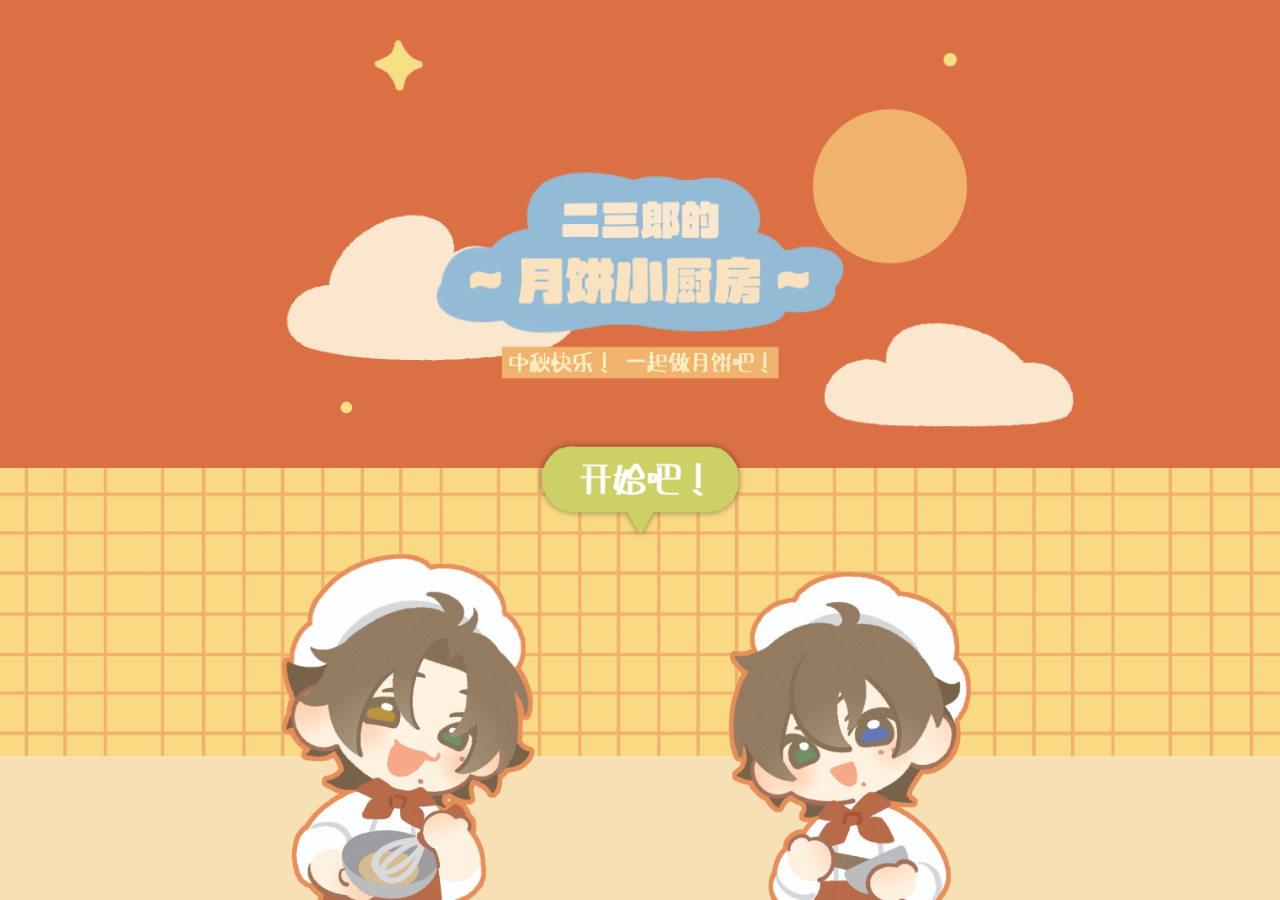
<file: index.html>
<!doctype html>
<html lang="zh-CN">
  <head>
    <meta charset="UTF-8" />
    <meta name="viewport" content="width=device-width, initial-scale=1.0" />
    <meta name="theme-color" content="#824c31" />
    <title>二三郎的月饼工房</title>
    <link rel="icon" type="image/png" href="assets/site-icon.png" />
    <link rel="apple-touch-icon" href="assets/site-icon.png" />
    <style>html,body{background:#db7044}</style><link rel="stylesheet" href="mobile-interaction.css">
    <link rel="stylesheet" href="style.css" />
  </head>
  <body>
    <main class="game-shell" aria-labelledby="game-title">
      <div class="stars" aria-hidden="true"><i></i><i></i><i></i><i></i><i></i></div>
      <div class="moon" aria-hidden="true"></div>
      <div class="cloud cloud-one" aria-hidden="true"></div>
      <div class="cloud cloud-two" aria-hidden="true"></div>

      <section class="title-card" id="start-screen">
        <div class="start-backdrop" aria-hidden="true"></div>
        <div class="start-artboard" id="start-artboard">
        <img class="start-moon" src="assets/start/start-moon.png" alt="" />
        <img class="start-star start-star-large" src="assets/start/start-star-large.png" alt="" />
        <img class="start-star start-star-small-one" src="assets/start/start-star-small-01.png" alt="" />
        <img class="start-star start-star-small-two" src="assets/start/start-star-small-01.png" alt="" />
        <img class="start-cloud start-cloud-left" src="assets/start/start-cloud-left.png" alt="" />
        <img class="start-cloud start-cloud-right" src="assets/start/start-cloud-right.png" alt="" />
        <img class="start-character start-character-left" src="assets/start/start-character-left.png" alt="" />
        <img class="start-character start-character-right" src="assets/start/start-character-right.png" alt="" />
        <div class="start-center">
          <img class="start-title-art" id="game-title" src="assets/start/start-title.png" alt="二三郎的月饼小厨房" />
          <img class="start-subtitle-art" src="assets/start/start-subtitle.png" alt="中秋快乐！一起做月饼吧！" />
          <button class="start-button" id="start-button" type="button" aria-label="开始吧" onclick="event.stopImmediatePropagation(); if(this.disabled)return; this.disabled=true; this.classList.add('clicked'); setTimeout(()=>window.openIngredients(),320);"><img src="assets/start/start-button-normal.png" alt="开始吧！" /></button>
        </div>
        </div>
      </section>

      <section class="cooking-screen ingredient-art-screen" id="cooking-screen" aria-live="polite">
        <div class="ingredients-backdrop" aria-hidden="true"></div>
        <div class="ingredients-artboard" id="ingredients-artboard">
          <img class="ingredients-title" src="assets/ingredients/ingredients-title.png" alt="依次放入食材" />
          <button class="ingredient ingredient-flour" type="button" data-ingredient="flour" aria-label="面粉"><img src="assets/ingredients/ingredient-flour.png" alt="" /></button>
          <button class="ingredient ingredient-sugar" type="button" data-ingredient="sugar" aria-label="糖"><img src="assets/ingredients/ingredient-sugar.png" alt="" /></button>
          <button class="ingredient ingredient-oil" type="button" data-ingredient="oil" aria-label="油"><img src="assets/ingredients/ingredient-oil.png" alt="" /></button>
          <img class="ingredient-prop ingredient-whisk" src="assets/ingredients/prop-whisk.png" alt="" />
          <img class="ingredient-prop ingredient-spatula" src="assets/ingredients/prop-spatula.png" alt="" />
          <button class="mixing-bowl" id="mixing-bowl" type="button" aria-label="混合碗"><img id="mixing-bowl-art" src="assets/ingredients/mixing-bowl-00.png" alt="空碗" /></button>
          <button class="ingredient-prompt" id="instruction" type="button" aria-label="加入面粉"><span>加入面粉！</span></button>
          <p class="feedback" id="feedback" aria-live="polite"></p>
          <button class="next-button ingredient-next" id="to-knead-button" type="button" hidden><span>开始揉面吧！</span></button>
          <img class="ingredient-character ingredient-character-left" src="assets/start/start-character-left.png" alt="" />
          <img class="ingredient-character ingredient-character-right" src="assets/start/start-character-right.png" alt="" />
        </div>
        <button id="back-button" type="button" hidden aria-label="回到首页"></button>
      </section>

      <section class="knead-screen" id="knead-screen" hidden aria-live="polite">
        <header class="game-header">
          <button class="back-button" id="knead-back-button" type="button" aria-label="回到首页">←</button>
          <div><h2>把食材揉成面团</h2></div>
        </header>
        <p class="instruction" id="knead-instruction">按住面团绕圈，把它揉得圆滚滚！</p>
        <div class="knead-board">
          <button class="dough" id="dough" type="button" aria-label="面团，按住并绕圈来揉面"><span class="dough-shine"></span></button>
          <div class="knead-lines" aria-hidden="true"><i></i><i></i><i></i></div>
        </div>
        <div class="meter" aria-label="揉面进度"><span id="knead-meter"></span></div>
        <p class="feedback" id="knead-feedback"></p>
        <button class="next-button" id="to-roll-button" type="button" hidden>下一步：擀皮 →</button>
      </section>

      <section class="roll-screen" id="roll-screen" hidden aria-live="polite">
        <header class="game-header">
          <button class="back-button" id="roll-back-button" type="button" aria-label="回到首页">←</button>
          <div><h2>把面团擀开吧</h2></div>
        </header>
        <p class="instruction" id="roll-instruction">从面团中心向四个角拖动，把它摊开！</p>
        <div class="roll-board">
          <div class="flat-dough" id="flat-dough" role="button" tabindex="0" aria-label="面团，从中心向四个角拖动来摊开"></div>
        </div>
        <div class="meter" aria-label="擀皮进度"><span id="roll-meter"></span></div>
        <p class="feedback" id="roll-feedback"></p>
        <button class="next-button" id="to-fill-button" type="button" hidden>下一步：加馅 →</button>
      </section>

      <section class="fill-screen" id="fill-screen" hidden aria-live="polite">
        <header class="game-header"><button class="back-button" id="fill-back-button" type="button" aria-label="回到首页">←</button><div><h2>做双黄莲蓉馅</h2></div></header>
        <p class="instruction" id="fill-instruction">先把<strong>莲蓉</strong>放到面皮中央</p>
        <div class="fill-tray"><div class="lotus-container" aria-label="装着莲蓉的小碗"><button class="filling lotus-button" data-fill="lotus" type="button" aria-label="莲蓉"><i aria-hidden="true"></i></button><span>莲蓉</span></div><div class="yolk-container" aria-label="装着两颗蛋黄的小碗"><button class="filling yolk-button" data-fill="yolk-one" type="button" aria-label="第一颗蛋黄"><i aria-hidden="true"></i></button><button class="filling yolk-button" data-fill="yolk-two" type="button" aria-label="第二颗蛋黄"><i aria-hidden="true"></i></button><span>双黄蛋</span></div></div>
        <div class="fill-board"><div class="pastry-skin" id="pastry-skin"><span class="lotus-paste" id="lotus-paste" hidden></span><span class="yolk yolk-one" id="yolk-one" hidden></span><span class="yolk yolk-two" id="yolk-two" hidden></span></div></div>
        <p class="feedback" id="fill-feedback"></p><button class="next-button" id="to-wrap-button" type="button" hidden>下一步：包馅 →</button>
      </section>

      <section class="wrap-screen" id="wrap-screen" hidden aria-live="polite"><header class="game-header"><button class="back-button" id="wrap-back-button" type="button">←</button><h2>把馅包起来</h2></header><p class="instruction" id="wrap-instruction">点击面皮四下，把馅包起来！</p><button class="wrapping-dough" id="wrapping-dough" type="button" aria-label="点击包馅"><span id="wrap-filling"></span></button><p class="feedback" id="wrap-feedback"></p><button class="next-button" id="to-mold-button" type="button" hidden>下一步：压模 →</button></section>
      <section class="mold-screen" id="mold-screen" hidden aria-live="polite"><header class="game-header"><button class="back-button" id="mold-back-button" type="button">←</button><h2>压出月饼吧</h2></header><p class="instruction" id="mold-instruction">点击模具，把它放到面团上！</p><button class="mold" id="mold" type="button" aria-label="月饼模具"></button><div class="mold-board"><div class="mold-dough" id="mold-dough"></div></div><p class="feedback" id="mold-feedback"></p><button class="next-button" id="to-bake-button" type="button" hidden>送进烤箱 →</button></section>
      <section class="bake-screen" id="bake-screen" hidden aria-live="polite"><header class="game-header"><button class="back-button" id="bake-back-button" type="button">←</button><h2>送进烤箱</h2></header><p class="instruction" id="bake-instruction">点击月饼，把它送进烤箱！</p><div class="square-tray" id="raw-tray"><button class="bake-mooncake" id="bake-mooncake" type="button" aria-label="月饼"></button></div><div class="bake-clock" id="bake-clock" hidden aria-label="烘烤计时"><i></i></div><button class="oven" id="oven" type="button" aria-label="烤箱"><span class="oven-window"></span></button><div class="square-tray baked-tray" id="baked-tray" hidden><div class="finished-mooncake" id="tray-mooncake"></div></div><button class="next-button" id="finish-button" type="button" hidden>下一步 →</button><div class="plate" id="plate" hidden><div class="finished-mooncake" id="finished-mooncake"></div></div><p class="feedback" id="bake-feedback"></p></section>

      <div class="kitchen" aria-hidden="true">
        <div class="window"><span class="window-cross"></span></div>
        <div class="shelf"><span class="jar jar-pink"></span><span class="jar jar-cream"></span><span class="jar jar-green"></span></div>
        <div class="counter">
          <div class="bowl"><span></span></div>
          <div class="rolling-pin"></div>
          <div class="moon-cake"></div>
        </div>
      </div>
    </main>
    <div id="stage-backdrop" aria-hidden="true">
      <div class="stage-artboard">
        <img class="stage-character stage-character-left" src="assets/ingredients/ingredients-character-left.png" alt="" />
        <img class="stage-character stage-character-right" src="assets/ingredients/ingredients-character-right.png" alt="" />
      </div>
    </div>
    <iframe id="ingredients-frame" src="ingredients.html?embedded=1" title="准备食材"></iframe>
    <iframe id="knead-frame" src="knead.html?foreground=1" title="揉面"></iframe>
    <iframe id="filling-frame" src="filling.html" title="包馅"></iframe>
    <iframe id="mold-frame" src="mold.html?v=2" title="压月饼"></iframe>
    <iframe id="oven-frame" src="oven.html" title="烤月饼"></iframe>
    <iframe id="finish-frame" src="finish.html" title="保存月饼照片"></iframe>
    <script>
      const ingredientsFrame = document.querySelector('#ingredients-frame');
      ingredientsFrame.addEventListener('load', () => {
        ingredientsFrame.dataset.ready = '1';
        if (ingredientsFrame.dataset.open === '1') ingredientsFrame.classList.add('is-open');
      });
      window.openIngredients = () => {
        document.querySelector('.game-shell').classList.add('start-leaving');
        document.querySelector('#stage-backdrop').classList.add('is-open');
        if (ingredientsFrame.dataset.ready === '1') ingredientsFrame.classList.add('is-open');
        else ingredientsFrame.dataset.open = '1';
      };
      const kneadFrame = document.querySelector('#knead-frame');
      const fillingFrame = document.querySelector('#filling-frame');
      const moldFrame = document.querySelector('#mold-frame');
      const ovenFrame = document.querySelector('#oven-frame');
      const finishFrame = document.querySelector('#finish-frame');
      const stepFrames = [fillingFrame, moldFrame, ovenFrame];
      const setCharacters = type => {
        ingredientsFrame.contentWindow.postMessage({type}, '*');
        stepFrames.forEach(frame => frame.contentWindow.postMessage({type}, '*'));
      };
      const stageArtboard = document.querySelector('.stage-artboard');
      const syncStageBackdrop = () => {
        const scale = Math.min(1, innerHeight / 1920);
        const logical = innerWidth / scale;
        const side = Math.max(0, (logical - 1080) * .12);
        const groupWidth = 1036;
        const characterScale = Math.min(1, logical / groupWidth);
        const characterLeft = 540 - groupWidth * characterScale / 2 - side;
        const characterRight = characterLeft + 555 * characterScale + side * 2;
        stageArtboard.style.setProperty('--stage-scale', scale);
        stageArtboard.style.setProperty('--stage-character-scale', characterScale);
        stageArtboard.style.setProperty('--stage-character-left', characterLeft + 'px');
        stageArtboard.style.setProperty('--stage-character-right', characterRight + 'px');
      };
      syncStageBackdrop();
      addEventListener('resize', syncStageBackdrop);
      // 与食材→揉面一致：新页和旧页在同一段时间内交叉淡入淡出。
      // Safari 不会可靠地合成两个跨 iframe 的“下层背景”，因此不再延后提层。
      const crossFadeStep = (frame, enterMessage) => {
        frame.style.removeProperty('z-index');
        frame.classList.add('is-open');
        setTimeout(() => frame.contentWindow.postMessage({type:'enter-step'}, '*'), 20);
        if (enterMessage) setTimeout(() => frame.contentWindow.postMessage(enterMessage, '*'), 80);
      };
      // 所有步骤 iframe 共用移动端交互修正，避免浏览器默认的焦点框和残留 hover。
      [ingredientsFrame, kneadFrame, fillingFrame, moldFrame, ovenFrame, finishFrame].forEach(frame => {
        frame.addEventListener('load', () => {
          const doc = frame.contentDocument;
          if (!doc) return;
          if (!doc.querySelector('link[data-mobile-interaction]')) {
            const link = doc.createElement('link');
            link.rel = 'stylesheet';
            link.href = 'mobile-interaction.css';
            link.dataset.mobileInteraction = '1';
            doc.head.appendChild(link);
          }
        });
      });
      window.addEventListener('message', event => {
        if (event.data?.type === 'open-knead') {
          ingredientsFrame.contentWindow.postMessage({type:'fade-ingredients'}, '*');
          kneadFrame.classList.add('is-open');
        }
        if (event.data?.type === 'open-filling') {
          setCharacters('characters-normal');
          crossFadeStep(fillingFrame);
          kneadFrame.contentWindow.postMessage({type:'fade-knead'}, '*');
        }
        if (event.data?.type === 'open-mold') {
          setCharacters('characters-normal');
          crossFadeStep(moldFrame, {type:'enter-mold'});
          fillingFrame.contentWindow.postMessage({type:'fade-filling'}, '*');
        }
        if (event.data?.type === 'open-oven') {
          setCharacters('characters-normal');
          crossFadeStep(ovenFrame, {type:'enter-oven',variant:event.data.variant||1});
          moldFrame.contentWindow.postMessage({type:'fade-mold'}, '*');
        }
        if (event.data?.type === 'open-finish') {
          ovenFrame.contentWindow.postMessage({type:'fade-oven'}, '*');
          ovenFrame.classList.add('leaving');
          finishFrame.classList.add('is-open');
          setTimeout(() => finishFrame.contentWindow.postMessage({type:'enter-finish',variant:event.data.variant||1}, '*'), 80);
        }
        if (event.data?.type === 'characters-smile') setCharacters('characters-smile');
      });
    </script>
    <script src="script.js"></script>
  </body>
</html>
</file>
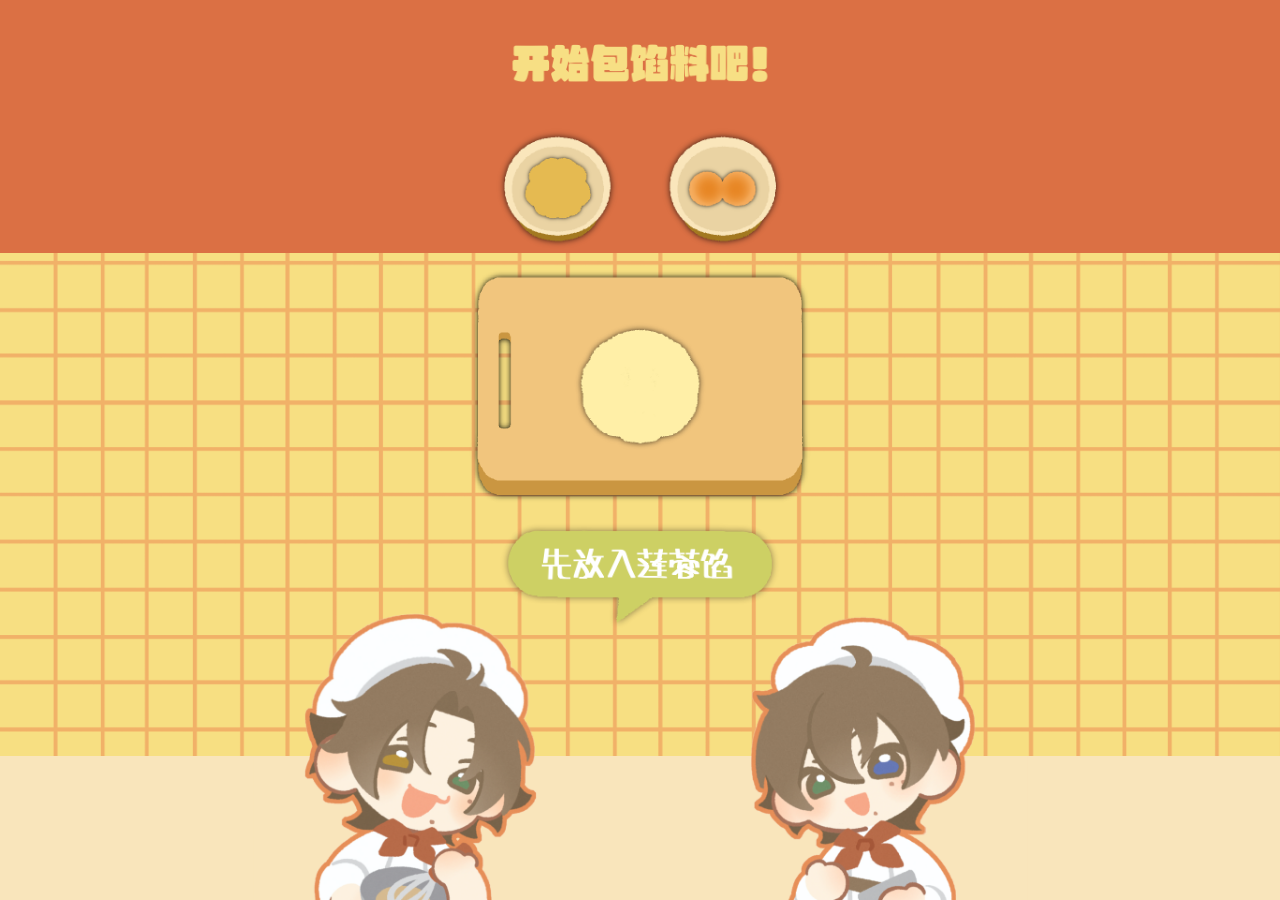
<file: filling.html>
<!doctype html><html lang="zh-CN"><head><meta charset="UTF-8"><meta name="viewport" content="width=device-width,initial-scale=1.0"><title>包馅｜二三郎的月饼工房</title><link rel="icon" type="image/png" href="assets/site-icon.png"><link rel="apple-touch-icon" href="assets/site-icon.png"><script>document.documentElement.classList.add('foreground')</script><style>
*{box-sizing:border-box}html,body{margin:0;background:transparent;overflow:hidden;font-family:"Microsoft YaHei",sans-serif}.screen{height:100svh}.artboard{position:absolute;top:0;left:50%;width:1080px;height:1920px;transform:translateX(-50%) scale(var(--scale,.5));transform-origin:top center}.artboard img{position:absolute;display:block;pointer-events:none;user-select:none}.title{width:544px;top:94px;left:268px}.filling{position:absolute;padding:0;border:0;background:transparent;cursor:pointer;transition:transform .18s ease-out,opacity .3s ease-out}.filling:hover{transform:translateY(-26px) rotate(-2deg)}.filling img{position:static;width:100%;height:auto}.lotus{width:263px;top:273px;left:232px}.yolk{width:263px;top:273px;left:585px}.filling.used{opacity:1;pointer-events:none}.board{position:absolute;z-index:1;width:730px;height:501px;top:574px;left:175px}.dough{position:absolute;z-index:2;top:824px;left:540px;width:285px;height:276px;padding:0;border:0;background:transparent;cursor:pointer;transform:translate(-50%,-50%)}.dough img{position:static;width:100%;height:100%;object-fit:contain}.prompt,.next{position:absolute;z-index:3;display:grid;place-items:center;padding:0;border:0;background:transparent;cursor:pointer}.prompt{width:864px;height:227px;top:1115px;left:108px;pointer-events:none}.next{width:571px;height:231px;top:1113px;left:255px}.prompt img,.next img{position:static;width:auto;height:auto;max-width:100%;max-height:100%}.prompt[hidden],.next[hidden]{display:none}.artboard .title,.artboard .filling,.artboard .board,.artboard .dough,.artboard .prompt,.artboard .next{transition:opacity .52s ease-out,transform .52s ease-out}.artboard.leaving .title,.artboard.leaving .filling,.artboard.leaving .board,.artboard.leaving .dough,.artboard.leaving .prompt,.artboard.leaving .next{opacity:0;pointer-events:none}@keyframes pop{0%{transform:translateY(0)}45%{transform:translateY(-22px)}72%{transform:translateY(4px)}100%{transform:translateY(0)}}@keyframes ingredient-pop{0%{transform:scale(1)}38%{transform:scale(1.24)}66%{transform:scale(.87)}84%{transform:scale(1.07)}100%{transform:scale(1)}}@keyframes bowl-pop{0%{transform:scale(1)}38%{transform:scale(1.18)}64%{transform:scale(.89)}84%{transform:scale(1.08)}100%{transform:scale(1)}}.filling.pop img{animation:ingredient-pop .34s cubic-bezier(.22,.8,.28,1)}.dough.pop img{animation:bowl-pop .32s cubic-bezier(.22,.8,.28,1)}.prompt.pop img,.next.pop img{animation:pop .38s cubic-bezier(.22,.8,.28,1)}.next.double-pop img{animation:pop .26s cubic-bezier(.22,.8,.28,1) 2}
.filling.used{pointer-events:auto!important}
</style></head><body><main class="screen"><div class="artboard" id="artboard"><img class="title" src="assets/filling/filling-title.png" alt="开始包馅料！"><button class="filling lotus" data-fill="lotus"><img src="assets/filling/filling-lotus.png" alt="莲蓉馅"></button><button class="filling yolk" data-fill="yolk"><img src="assets/filling/filling-double-yolk.png" alt="双蛋黄"></button><img class="board" src="assets/knead/knead-board.png" alt="砧板"><button class="dough" id="dough"><img id="dough-image" src="assets/filling/dough-open.png" alt="面皮"></button><button class="prompt" id="prompt"><img id="prompt-image" src="assets/filling/bubble-add-lotus.png" alt="先放入莲蓉馅"></button><button class="next" id="next" hidden><img src="assets/filling/button-to-mold.png" alt="去压模吧！"></button></div></main><script>
const artboard=document.querySelector('#artboard'),dough=document.querySelector('#dough'),doughImage=document.querySelector('#dough-image'),prompt=document.querySelector('#prompt'),promptImage=document.querySelector('#prompt-image'),next=document.querySelector('#next');let stage=0,wrapping=false;function resize(){const s=Math.min(1,innerHeight/1920);artboard.style.setProperty('--scale',s)}resize();addEventListener('resize',resize);function pop(el,cls='pop',time=450){el.classList.remove(cls);void el.offsetWidth;el.classList.add(cls);setTimeout(()=>el.classList.remove(cls),time)}document.querySelectorAll('.filling').forEach(b=>b.addEventListener('click',()=>{if(wrapping)return;if(b.dataset.fill==='lotus'&&stage===0){stage=1;pop(b,'pop',340);setTimeout(()=>b.classList.add('used'),340);doughImage.src='assets/filling/dough-with-lotus.png';pop(dough,'pop',340);promptImage.src='assets/filling/bubble-add-yolk.png';pop(prompt)}else if(b.dataset.fill==='yolk'&&stage===1){stage=2;pop(b,'pop',340);setTimeout(()=>b.classList.add('used'),340);doughImage.src='assets/filling/dough-with-filling.png';pop(dough,'pop',340);promptImage.src='assets/filling/bubble-start-wrap.png';pop(prompt);wrapping=true}}));dough.addEventListener('click',()=>{if(!wrapping)return;stage++;const frames=['dough-wrap-01.png','dough-wrap-02.png','dough-wrap-03.png','dough-wrap-04.png'];doughImage.src=`assets/filling/${frames[Math.min(stage-3,3)]}`;pop(dough,'pop',340);if(stage>=6){wrapping=false;prompt.hidden=true;next.hidden=false;pop(next,'double-pop',560);window.parent.postMessage({type:'characters-smile'},'*')}});next.addEventListener('click',()=>{if(next.dataset.clicked)return;next.dataset.clicked='1';pop(next,'pop',340);setTimeout(()=>window.parent.postMessage({type:'open-mold'},'*'),280)});addEventListener('message',e=>{if(e.data?.type==='fade-filling')artboard.classList.add('leaving')});
document.querySelectorAll('.filling').forEach(button=>button.addEventListener('click',()=>{if(button.classList.contains('used'))pop(button,'pop',340)}));dough.addEventListener('click',()=>{if(stage>=6)pop(dough,'pop',340)});
</script></body></html>
<link rel="stylesheet" href="step-backdrop.css"><script src="step-background.js"></script>
</file>
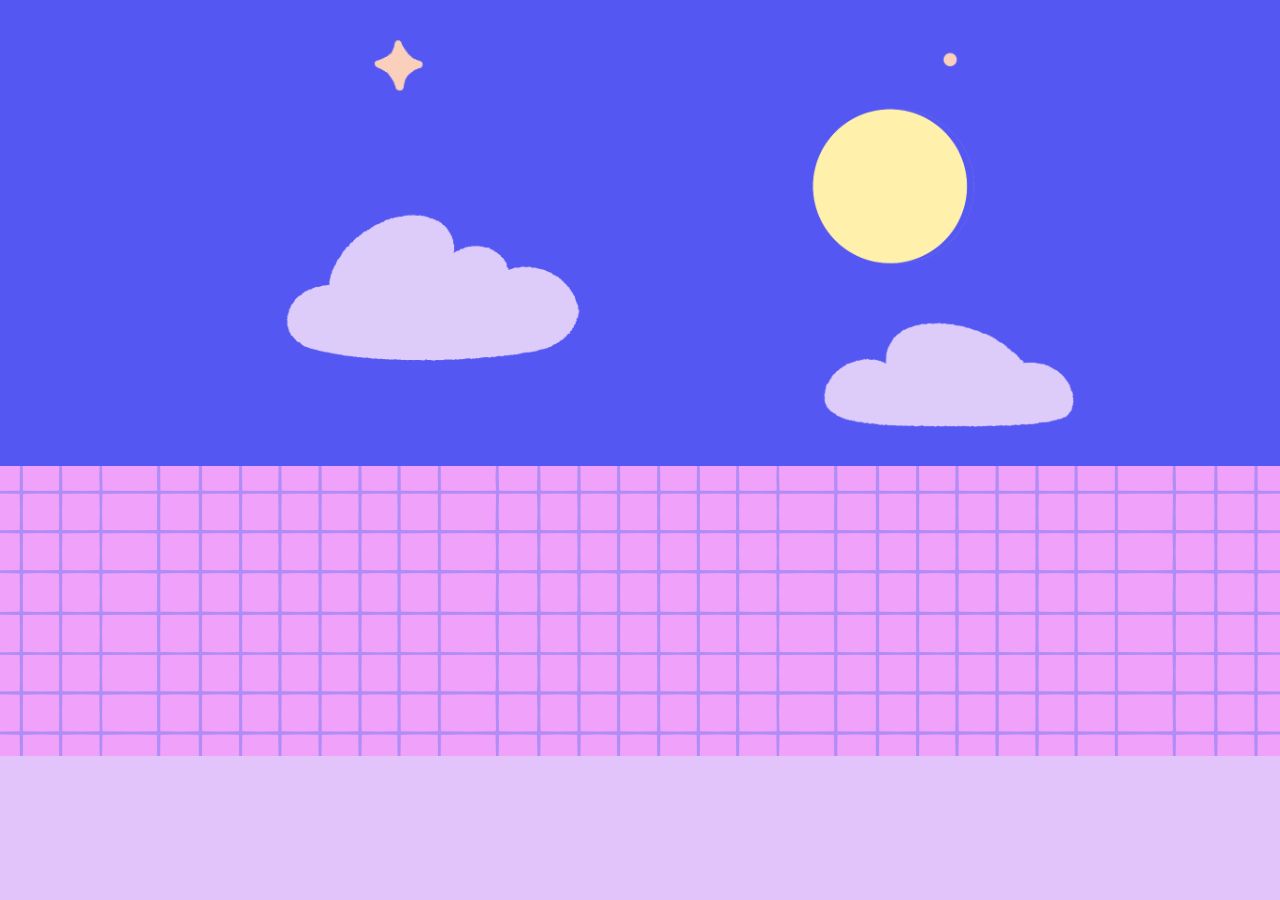
<file: finish.html>
<!doctype html>
<html lang="zh-CN"><head><meta charset="UTF-8"><meta name="viewport" content="width=device-width,initial-scale=1.0"><title>中秋快乐｜二三郎的月饼工房</title><link rel="icon" type="image/png" href="assets/site-icon.png"><link rel="apple-touch-icon" href="assets/site-icon.png"><style>
*{box-sizing:border-box}html,body{margin:0;overflow:hidden;background:#5756e9;font-family:"Microsoft YaHei",sans-serif}.screen{position:relative;height:100svh;overflow:hidden}.backdrop{position:absolute;inset:0;background:url('assets/finish/finish-bg-sky.jpg') center top/cover no-repeat}.backdrop::before{content:"";position:absolute;z-index:1;left:0;right:0;bottom:0;height:16%;background:#E2C3FA}.backdrop::after{content:"";position:absolute;left:0;right:0;bottom:16%;height:32.25%;background:url('assets/finish/finish-bg-table.jpg') center bottom/auto 100% repeat-x}.artboard{position:absolute;top:0;left:50%;width:1080px;height:1920px;transform:translateX(-50%) scale(var(--scale,.5));transform-origin:top center}.artboard img{position:absolute;display:block;pointer-events:none;user-select:none}.moon{width:345px;top:232px;left:calc(710px + var(--side,0px))}.star-large{width:106px;top:84px;left:calc(170px - var(--side,0px))}.star-small{width:31px;top:112px;left:calc(988px + var(--side,0px))}.cloud-left{width:625px;top:458px;left:calc(-16px - var(--side,0px))}.cloud-right{width:534px;top:688px;left:calc(734px + var(--side,0px))}.polaroid{position:absolute;z-index:2;width:880px;top:330px;left:100px;padding:0;border:0;background:transparent;cursor:pointer;opacity:0;transform:translateY(46px);transition:opacity .78s cubic-bezier(.16,.88,.24,1),transform .78s cubic-bezier(.16,.88,.24,1)}.polaroid.show{opacity:1;transform:translateY(0)}.polaroid img{position:static;width:100%;height:auto}.save{position:absolute;z-index:2;width:455px;top:1630px;left:312.5px;padding:0;border:0;background:transparent;cursor:pointer}.save img{position:static;width:100%;height:auto}@keyframes ingredient-pop{0%{transform:scale(1)}38%{transform:scale(1.24)}66%{transform:scale(.87)}84%{transform:scale(1.07)}100%{transform:scale(1)}}.polaroid.pop img,.save.pop img{animation:ingredient-pop .34s cubic-bezier(.22,.8,.28,1)}
.backdrop{z-index:0}.artboard{z-index:2}.polaroid{transform:translateY(46px) scale(.8);transform-origin:center center;transition:opacity 1.25s cubic-bezier(.16,.88,.24,1),transform 1.25s cubic-bezier(.16,.88,.24,1)}.polaroid.show{transform:translateY(0) scale(.8)}.save{top:1610px}
</style></head><body><main class="screen"><div class="backdrop"></div><div class="artboard" id="artboard"><img class="moon" src="assets/finish/finish-moon.png" alt=""><img class="star-large" src="assets/finish/finish-star-large.png" alt=""><img class="star-small" src="assets/finish/finish-star-small-01.png" alt=""><img class="cloud-left" src="assets/finish/finish-cloud-left.png" alt=""><img class="cloud-right" src="assets/finish/finish-cloud-right.png" alt=""><button class="polaroid" id="polaroid" aria-label="拍立得"><img id="polaroid-image" src="assets/finish/polaroid-01.png" alt="月饼拍立得"></button></div></main><script>
const artboard=document.querySelector('#artboard'),polaroid=document.querySelector('#polaroid'),polaroidImage=document.querySelector('#polaroid-image');let variant=1;function resize(){const scale=Math.min(1,innerHeight/1920),logical=innerWidth/scale;artboard.style.setProperty('--scale',scale);artboard.style.setProperty('--side',Math.max(0,(logical-1080)*.12)+'px')}resize();addEventListener('resize',resize);function pop(el){el.classList.remove('pop');void el.offsetWidth;el.classList.add('pop');setTimeout(()=>el.classList.remove('pop'),340)}polaroid.addEventListener('click',()=>pop(polaroid));polaroid.addEventListener('contextmenu',event=>event.preventDefault());addEventListener('message',event=>{if(event.data?.type==='enter-finish'){variant=event.data.variant||1;polaroidImage.src=`assets/finish/polaroid-0${variant}.png`;requestAnimationFrame(()=>requestAnimationFrame(()=>polaroid.classList.add('show')))}});
</script></body></html>
</file>
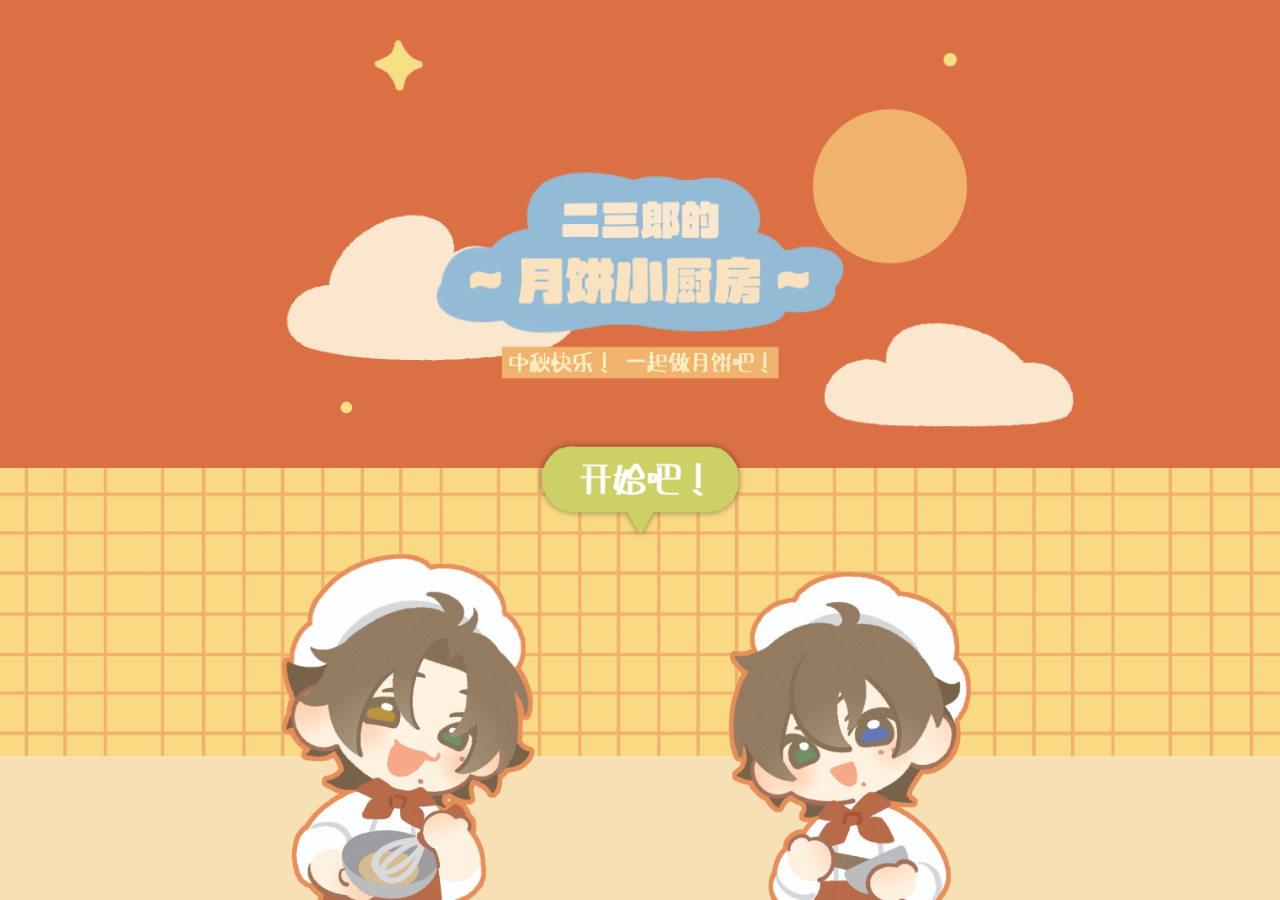
<file: ingredients.html>
<!doctype html>
<html lang="zh-CN">
<head>
  <meta charset="UTF-8" />
  <meta name="viewport" content="width=device-width, initial-scale=1.0" />
  <title>准备食材｜二三郎的月饼工房</title>
  <link rel="icon" type="image/png" href="assets/site-icon.png" />
  <link rel="apple-touch-icon" href="assets/site-icon.png" />
  <style>
    * { box-sizing:border-box; } body { margin:0; min-width:320px; overflow:hidden; background:#e17243; font-family:"Microsoft YaHei",sans-serif; }
    .screen { position:relative; height:100svh; overflow:hidden; }
    .background { position:absolute; inset:0; background:#db7044 url("assets/start/start-bg-sky.jpg") center top / cover no-repeat; }
    .background::before { content:""; position:absolute; top:28.1%; right:0; bottom:16%; left:0; background:url("assets/ingredients/ingredients-tile.png") center top / auto 100% repeat-x; }
    .background::after { content:""; position:absolute; right:0; bottom:0; left:0; height:16%; background:#f7e0b4 url("assets/ingredients/ingredients-bottom.png") center bottom / auto 100% repeat-x; }
    .artboard { position:absolute; top:0; left:50%; width:1080px; height:1920px; transform:translateX(-50%) scale(var(--scale,.5)); transform-origin:top center; }
    .artboard img { position:absolute; display:block; pointer-events:none; user-select:none; }
    .title { width:494px; top:82px; left:293px; }.food { position:absolute; padding:0; border:0; background:transparent; cursor:pointer; transition:transform .18s ease-out; }.food:hover { transform:translateY(-26px) rotate(-2deg); }.food:active { transform:translateY(-20px) scale(.96); }.food.used { pointer-events:none; }
    .food img { position:static; width:100%; height:auto; }.flour { width:272px; top:250px; left:calc(112px - var(--side,0px)); }.sugar { width:229px; top:246px; left:426px; }.oil { width:290px; top:247px; left:calc(688px + var(--side,0px)); }
    .whisk { width:254px; top:838px; left:calc(0px - var(--side,0px)); }.spatula { width:312px; top:672px; left:calc(848px + var(--side,0px)); }
    .mixing-bowl { position:absolute; z-index:2; top:612px; left:300px; width:481px; height:472px; padding:0; border:0; background:transparent; }.mixing-bowl img { position:static; width:100%; height:100%; transform-origin:center center; }
    .prompt,.next { position:absolute; z-index:3; display:grid; place-items:center; padding:0; border:0; background:transparent; }.prompt { width:728px; height:227px; top:1111px; left:176px; }.next { width:555px; height:238px; top:1110px; left:263px; cursor:pointer; }.prompt img,.next img { position:static; width:auto; height:auto; max-width:100%; max-height:100%; }.next[hidden],.prompt[hidden] { display:none; }
    .character { bottom:0; z-index:1; transform-origin:left bottom; }.left { width:496px; left:var(--character-left,32px); transform:scale(var(--character-scale,1)); }.right { width:481px; left:var(--character-right,587px); z-index:2; transform:scale(var(--character-scale,1)); }.artboard .title,.artboard .food,.artboard .whisk,.artboard .spatula,.artboard .mixing-bowl,.artboard .prompt,.artboard .next { transition:opacity .52s ease-out, transform .52s ease-out; }.artboard.leaving .title,.artboard.leaving .food,.artboard.leaving .whisk,.artboard.leaving .spatula,.artboard.leaving .mixing-bowl,.artboard.leaving .prompt,.artboard.leaving .next { opacity:0; pointer-events:none; }
    @keyframes ingredient-pop { 0% { transform:scale(1); } 38% { transform:scale(1.24); } 66% { transform:scale(.87); } 84% { transform:scale(1.07); } 100% { transform:scale(1); } }
    @keyframes bowl-pop { 0% { transform:scale(1); } 38% { transform:scale(1.18); } 64% { transform:scale(.89); } 84% { transform:scale(1.08); } 100% { transform:scale(1); } }
    @keyframes bubble-hop { 0% { transform:translateY(0); } 45% { transform:translateY(-22px); } 72% { transform:translateY(4px); } 100% { transform:translateY(0); } }
    .food.pop img { animation:ingredient-pop .34s cubic-bezier(.22,.8,.28,1); }.mixing-bowl.pop { animation:bowl-pop .32s cubic-bezier(.22,.8,.28,1); transform-origin:center center; }.prompt.pop img,.next.pop img { animation:bubble-hop .32s cubic-bezier(.22,.8,.28,1); }.next.double-pop img { animation:bubble-hop .26s cubic-bezier(.22,.8,.28,1) 2; } @keyframes button-pop { 0% { transform:scale(1); } 28% { transform:scale(.8); } 58% { transform:scale(1.22); } 80% { transform:scale(.93); } 100% { transform:scale(1); } }.next.click-pop img { animation:button-pop .32s cubic-bezier(.22,.8,.28,1); }
    /* 触屏浏览器会把 :hover 停留在最后一次点按的素材上；仅在鼠标设备启用悬浮效果。 */
    .food,.mixing-bowl,.prompt,.next { -webkit-tap-highlight-color:transparent; -webkit-appearance:none; appearance:none; outline:0; }
    .food:focus,.food:focus-visible,.mixing-bowl:focus,.mixing-bowl:focus-visible,.prompt:focus,.prompt:focus-visible,.next:focus,.next:focus-visible { outline:0; box-shadow:none; }
    .food.used { transform:none !important; }
    @media (hover:none) { .food:hover { transform:none; } }
  </style><link rel="stylesheet" href="mobile-interaction.css">
</head>
<body>
  <main class="screen"><div class="background"></div><div class="artboard" id="artboard">
    <img class="title" src="assets/ingredients/ingredients-title.png" alt="依次放入食材" />
    <button class="food flour" data-food="flour" aria-label="加入面粉"><img src="assets/ingredients/ingredient-flour.png" alt="" /></button>
    <button class="food sugar" data-food="sugar" aria-label="加入糖"><img src="assets/ingredients/ingredient-sugar.png" alt="" /></button>
    <button class="food oil" data-food="oil" aria-label="加入油"><img src="assets/ingredients/ingredient-oil.png" alt="" /></button>
    <img class="whisk" src="assets/ingredients/prop-whisk.png" alt="" /><img class="spatula" src="assets/ingredients/prop-spatula.png" alt="" />
    <button class="mixing-bowl" aria-label="混合碗"><img id="bowl" src="assets/ingredients/mixing-bowl-00.png" alt="空碗" /></button>
    <button class="prompt" id="prompt" type="button"><img id="prompt-image" src="assets/ingredients/bubble-add-flour.png" alt="加入面粉！" /></button><button class="next" id="next" type="button" hidden><img src="assets/ingredients/bubble-start-kneading.png" alt="开始揉面吧！" /></button>
    <img class="character left" id="character-left" src="assets/ingredients/ingredients-character-left.png" alt="" /><img class="character right" id="character-right" src="assets/ingredients/ingredients-character-right.png" alt="" />
  </div></main>
  <script>
    // 食材页只能由开始页进入；在本页刷新则回到开始页重新开始。
    const isEmbedded = new URLSearchParams(window.location.search).has('embedded');
    if (!isEmbedded && sessionStorage.getItem('moon-cake-entered-ingredients') !== '1') {
      window.location.replace('index.html');
    } else {
      sessionStorage.removeItem('moon-cake-entered-ingredients');
    }
    const artboard=document.querySelector('#artboard'), bowl=document.querySelector('#bowl'), mixingBowl=document.querySelector('.mixing-bowl'), prompt=document.querySelector('#prompt'), promptImage=document.querySelector('#prompt-image'), next=document.querySelector('#next'), leftCharacter=document.querySelector('#character-left'), rightCharacter=document.querySelector('#character-right');
    const order=['flour','sugar','oil'], names={flour:'面粉',sugar:'糖',oil:'油'}, bubbleFiles=['bubble-add-flour.png','bubble-add-sugar.png','bubble-add-oil.png']; let step=0, animating=false;
    function resize(){const scale=Math.min(1,innerHeight/1920), logical=innerWidth/scale, side=Math.max(0,(logical-1080)*.12), groupWidth=1036, characterScale=Math.min(1,logical/groupWidth), characterLeft=540-groupWidth*characterScale/2-side, characterRight=characterLeft+555*characterScale+side*2; artboard.style.setProperty('--scale',scale); artboard.style.setProperty('--side',side+'px'); artboard.style.setProperty('--character-scale',characterScale); artboard.style.setProperty('--character-left',characterLeft+'px'); artboard.style.setProperty('--character-right',characterRight+'px');} resize(); addEventListener('resize',resize);
    function pop(element,className='pop',duration=500){element.classList.remove(className); void element.offsetWidth; element.classList.add(className); setTimeout(()=>element.classList.remove(className),duration);}
    document.querySelectorAll('.food').forEach(button=>button.addEventListener('click',()=>{if(button.classList.contains('used')){pop(button,'pop',360);return}if(animating||button.dataset.food!==order[step]) return; button.blur(); animating=true; button.classList.add('used'); pop(button,'pop',360); step++; bowl.src=`assets/ingredients/mixing-bowl-0${step}.png`; bowl.alt=`已加入${names[button.dataset.food]}的碗`; pop(mixingBowl,'pop',340); if(step===3){setTimeout(()=>{prompt.hidden=true; next.hidden=false; pop(next,'double-pop',560); leftCharacter.src='assets/ingredients/ingredients-character-left-smile.png'; rightCharacter.src='assets/ingredients/ingredients-character-right-smile.png';},340); return;} setTimeout(()=>{promptImage.src=`assets/ingredients/${bubbleFiles[step]}`; promptImage.alt=`加入${names[order[step]]}！`; pop(prompt,'pop',340); animating=false;},340);}));
    next.addEventListener('click',()=>{if(next.dataset.clicked)return;next.dataset.clicked='1';pop(next,'click-pop',350);setTimeout(()=>window.parent.postMessage({type:'open-knead'},'*'),320)});
    addEventListener('message',event=>{if(event.data?.type==='fade-ingredients'){artboard.classList.add('leaving');leftCharacter.src='assets/ingredients/ingredients-character-left.png';rightCharacter.src='assets/ingredients/ingredients-character-right.png'}if(event.data?.type==='characters-normal'){leftCharacter.src='assets/ingredients/ingredients-character-left.png';rightCharacter.src='assets/ingredients/ingredients-character-right.png'}if(event.data?.type==='characters-smile'){leftCharacter.src='assets/ingredients/ingredients-character-left-smile.png';rightCharacter.src='assets/ingredients/ingredients-character-right-smile.png'}});
  </script>
</body>
</html>
</file>
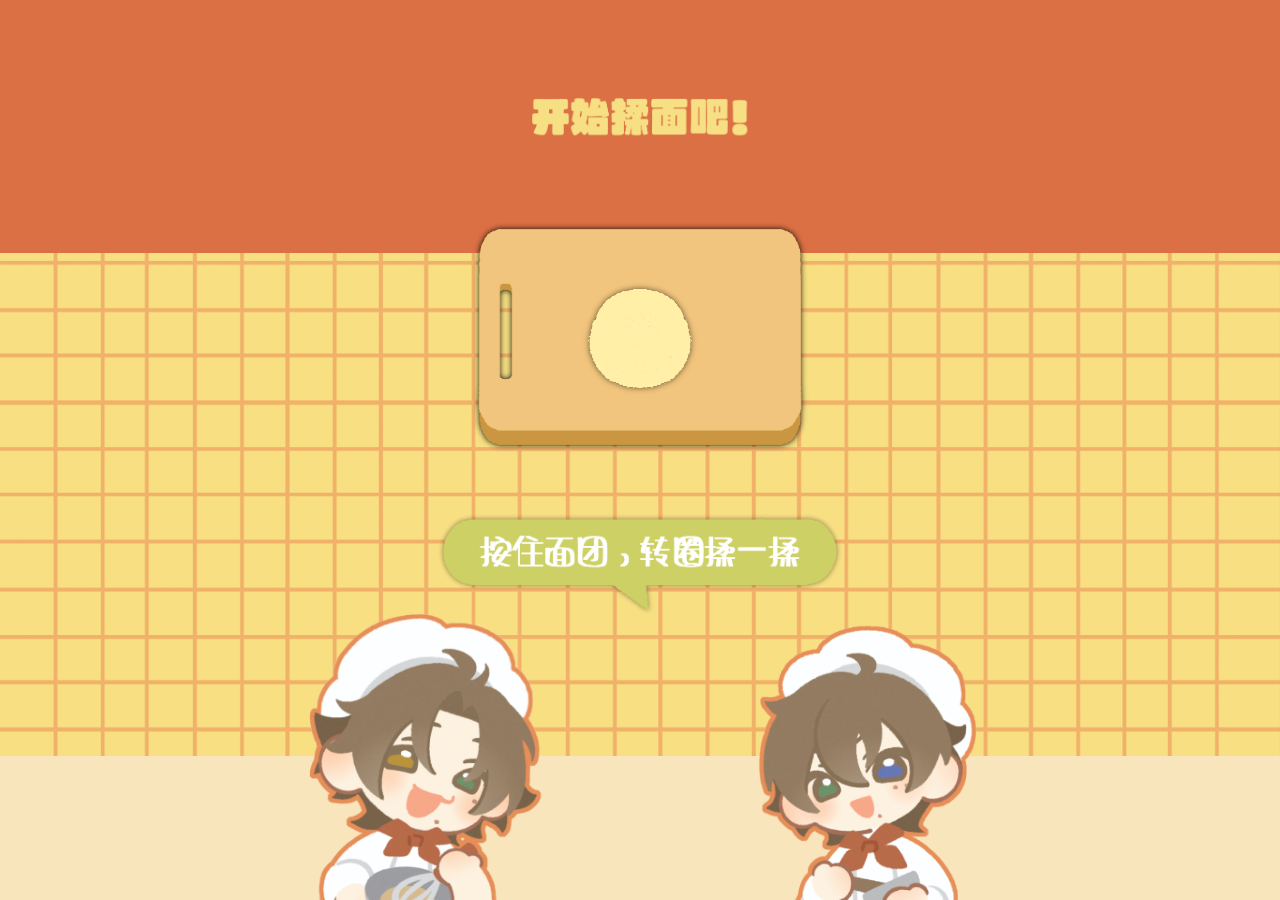
<file: knead.html>
<!doctype html>
<html lang="zh-CN">
<head>
  <meta charset="UTF-8" />
  <meta name="viewport" content="width=device-width, initial-scale=1.0" />
  <title>揉面｜二三郎的月饼工房</title>
  <link rel="icon" type="image/png" href="assets/site-icon.png" />
  <link rel="apple-touch-icon" href="assets/site-icon.png" />
  <script>if(new URLSearchParams(location.search).has('foreground'))document.documentElement.classList.add('foreground');</script>
  <style>
    *{box-sizing:border-box} body{margin:0;min-width:320px;overflow:hidden;background:#e17243;font-family:"Microsoft YaHei",sans-serif}.screen{position:relative;height:100svh;overflow:hidden}.background{position:absolute;inset:0;background:#e17243 url("assets/ingredients/ingredients-wall.png") center top / cover no-repeat}.background::before{content:"";position:absolute;top:28.1%;right:0;bottom:16%;left:0;background:url("assets/ingredients/ingredients-tile.png") center top / auto 100% repeat-x}.background::after{content:"";position:absolute;right:0;bottom:0;left:0;height:16%;background:#f7e0b4 url("assets/ingredients/ingredients-bottom.png") center bottom / auto 100% repeat-x}.artboard{position:absolute;top:0;left:50%;width:1080px;height:1920px;transform:translateX(-50%) scale(var(--scale,.5));transform-origin:top center}.artboard img{position:absolute;display:block;pointer-events:none;user-select:none}.title{width:459px;top:209px;left:310px}.board{position:absolute;z-index:1;width:906px;height:621px;top:409px;left:87px}.dough{position:absolute;z-index:2;left:540px;top:721px;width:253px;height:248px;padding:0;border:0;background:transparent;cursor:grab;touch-action:none;transform:translate(-50%,-50%);transform-origin:center;will-change:transform;transition:transform .15s cubic-bezier(.16,.88,.24,1)}.dough:active{cursor:grabbing}.dough img{position:static;width:100%;height:100%;object-fit:contain}.dough.kneading img{animation:press .18s ease-out}.prompt,.next{position:absolute;z-index:3;display:grid;place-items:center;padding:0;border:0;background:transparent}.prompt{width:864px;height:227px;top:1110px;left:108px}.next{width:571px;height:230px;top:1104px;left:255px;cursor:pointer}.prompt img,.next img{position:static;width:auto;height:auto;max-width:100%;max-height:100%}.prompt[hidden],.next[hidden]{display:none}.character{bottom:0;z-index:1}.left{width:496px;left:calc(32px - var(--side,0px) + var(--overlap,0px))}.right{width:481px;left:calc(587px + var(--side,0px) - var(--overlap,0px));z-index:2;transform:scale(.97);transform-origin:center bottom}@keyframes press{50%{transform:scale(.9,.82)}}@keyframes pop{0%{transform:translateY(0)}45%{transform:translateY(-22px)}72%{transform:translateY(4px)}100%{transform:translateY(0)}}.prompt.pop img,.next.pop img{animation:pop .38s cubic-bezier(.22,.8,.28,1)}.next.double-pop img{animation:pop .26s cubic-bezier(.22,.8,.28,1) 2}
    html.foreground,html.foreground body{background:transparent!important}html.foreground .background,html.foreground .character{display:none}.artboard .title,.artboard .board,.artboard .dough,.artboard .prompt,.artboard .next{transition:opacity .52s ease-out,transform .52s ease-out}.artboard.leaving .title,.artboard.leaving .board,.artboard.leaving .dough,.artboard.leaving .prompt,.artboard.leaving .next{opacity:0;pointer-events:none}@keyframes button-pop{0%{transform:scale(1)}28%{transform:scale(.8)}58%{transform:scale(1.22)}80%{transform:scale(.93)}100%{transform:scale(1)}}.next.click-pop img{animation:button-pop .32s cubic-bezier(.22,.8,.28,1)}.background{background:#db7044!important}
    .prompt{top:1090px!important}.next{top:1094px!important}.board{width:724.8px;height:496.8px;top:471.1px;left:177.6px}
  </style><link rel="stylesheet" href="mobile-interaction.css">
</head>
<body>
  <main class="screen"><div class="background"></div><div class="artboard" id="artboard">
    <img class="title" src="assets/knead/knead-title.png" alt="开始揉面吧！" />
    <img class="board" src="assets/knead/knead-board.png" alt="揉面板" />
    <button class="dough" id="dough" aria-label="按住面团转圈揉动"><img id="dough-image" src="assets/knead/dough-01.png" alt="面团" /></button>
    <button class="prompt" id="prompt" type="button"><img id="prompt-image" src="assets/knead/bubble-knead-01.png" alt="按住面团，转圈揉一揉" /></button>
    <button class="next" id="next" type="button" hidden><img src="assets/knead/button-next.png" alt="去压模吧！" /></button>
    <img class="character left" id="character-left" src="assets/ingredients/ingredients-character-left.png" alt="" /><img class="character right" id="character-right" src="assets/ingredients/ingredients-character-right.png" alt="" />
  </div></main>
  <script>
    const artboard=document.querySelector('#artboard'), dough=document.querySelector('#dough'), doughImage=document.querySelector('#dough-image'), prompt=document.querySelector('#prompt'), promptImage=document.querySelector('#prompt-image'), next=document.querySelector('#next'), leftCharacter=document.querySelector('#character-left'), rightCharacter=document.querySelector('#character-right');
    function resize(){const scale=Math.min(1,innerHeight/1920),logical=innerWidth/scale,side=Math.max(0,(logical-1080)*.12),overlap=Math.max(0,(1080-logical)*.4);artboard.style.setProperty('--scale',scale);artboard.style.setProperty('--side',side+'px');artboard.style.setProperty('--overlap',overlap+'px')}resize();addEventListener('resize',resize);
    let active=false,lastAngle=0,turns=0,stage=0,done=false;
    function pointAngle(event){const rect=dough.getBoundingClientRect(),x=event.clientX-(rect.left+rect.width/2),y=event.clientY-(rect.top+rect.height/2);return Math.atan2(y,x)}
    function pop(element,className='pop',duration=450){element.classList.remove(className);void element.offsetWidth;element.classList.add(className);setTimeout(()=>element.classList.remove(className),duration)}
    function update(){const level=Math.min(turns/6,1);const nextStage=level>=1?3:level>=.66?2:level>=.33?1:0;if(nextStage!==stage){stage=nextStage;if(stage===1){doughImage.src='assets/knead/dough-02.png';promptImage.src='assets/knead/bubble-knead-02.png';promptImage.alt='揉得真不错，继续转圈！';pop(prompt)}if(stage===2){doughImage.src='assets/knead/dough-03.png';promptImage.src='assets/knead/bubble-knead-02.png';pop(prompt)}if(stage===3){done=true;prompt.hidden=true;next.hidden=false;pop(next,'double-pop',560);leftCharacter.src='assets/ingredients/ingredients-character-left-smile.png';rightCharacter.src='assets/ingredients/ingredients-character-right-smile.png';window.parent.postMessage({type:'characters-smile'},'*')}}const stageGrowth=stage>=2?.18:stage===1?.08:0;const growth=1+level*.28+stageGrowth;const orbit=turns*Math.PI*2;const orbitX=Math.cos(orbit)*32,orbitY=Math.sin(orbit)*24;dough.style.transform=`translate(-50%,-50%) translate(${orbitX}px,${orbitY}px) scale(${growth})`}
    dough.addEventListener('pointerdown',event=>{event.preventDefault();active=true;lastAngle=pointAngle(event);dough.setPointerCapture(event.pointerId);dough.classList.add('kneading')});
    dough.addEventListener('pointermove',event=>{if(!active)return;event.preventDefault();const angle=pointAngle(event);let delta=angle-lastAngle;if(delta>Math.PI)delta-=Math.PI*2;if(delta<-Math.PI)delta+=Math.PI*2;turns+=Math.abs(delta)/(Math.PI*2);lastAngle=angle;update()});
    function stop(){active=false;dough.classList.remove('kneading')}dough.addEventListener('pointerup',stop);dough.addEventListener('pointercancel',stop);
    next.addEventListener('click',()=>{if(next.dataset.clicked)return;next.dataset.clicked='1';pop(next,'click-pop',350);setTimeout(()=>window.parent.postMessage({type:'open-filling'},'*'),320)});
    addEventListener('message',event=>{if(event.data?.type==='fade-knead')artboard.classList.add('leaving')});
  </script>
</body>
</html>
</file>
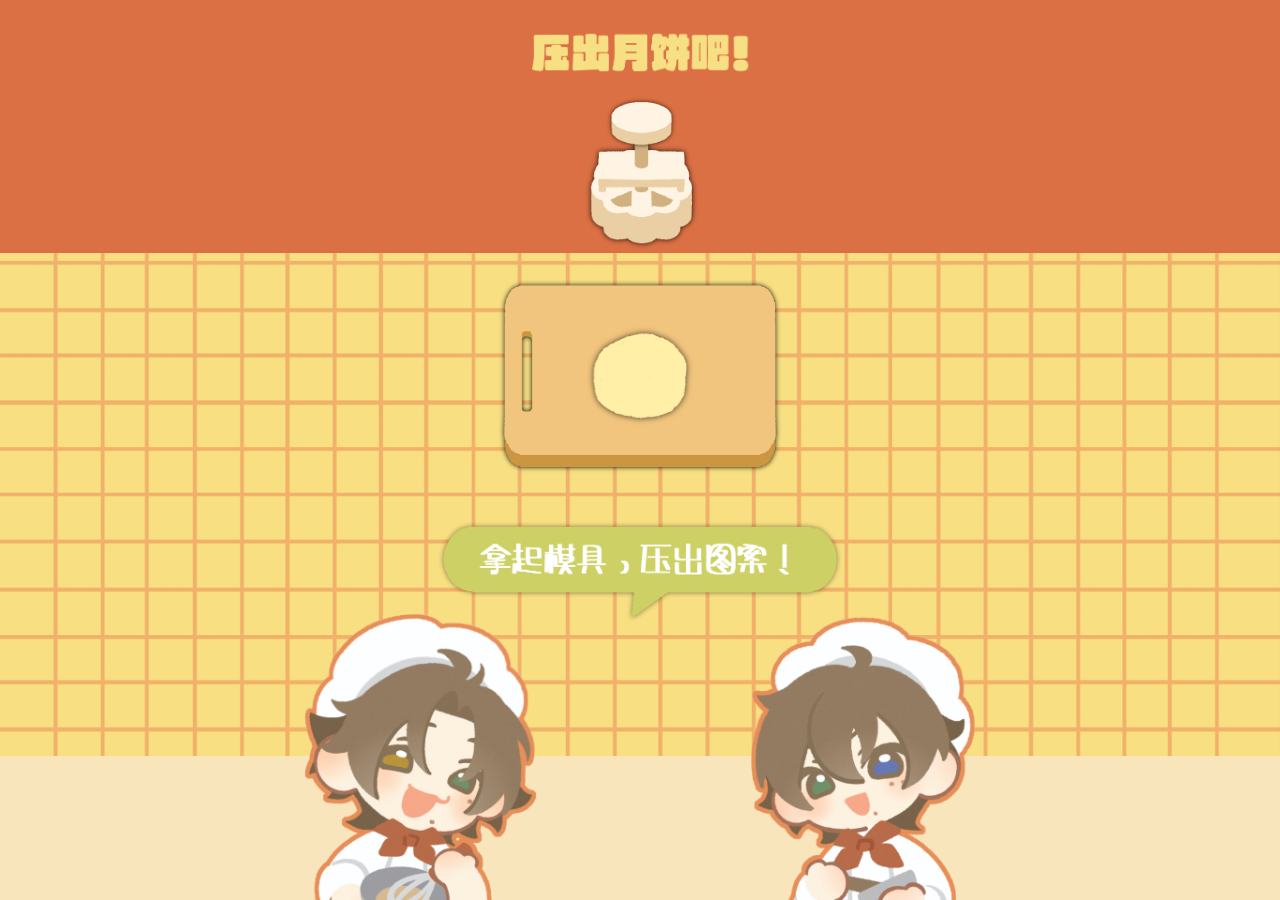
<file: mold.html>
<!doctype html>
<html lang="zh-CN"><head><meta charset="UTF-8"><meta name="viewport" content="width=device-width,initial-scale=1.0"><title>压月饼｜二三郎的月饼工房</title><link rel="icon" type="image/png" href="assets/site-icon.png"><link rel="apple-touch-icon" href="assets/site-icon.png"><style>
*{box-sizing:border-box}html,body{margin:0;background:transparent;overflow:hidden;font-family:"Microsoft YaHei",sans-serif}.screen{height:100svh}.artboard{position:absolute;top:0;left:50%;width:1080px;height:1920px;transform:translateX(-50%) scale(var(--scale,.5));transform-origin:top center}.artboard img{position:absolute;display:block;pointer-events:none;user-select:none}.title{width:461px;top:72px;left:310px}.board{position:absolute;z-index:1;width:610px;height:auto;top:594px;left:235px}.dough{position:absolute;z-index:2;width:235px;top:693px;left:423px}.mold{position:absolute;z-index:3;top:155px;left:389px;width:303px;height:410px;padding:0;border:0;background:transparent;cursor:pointer;transition:transform .38s cubic-bezier(.16,.88,.24,1)}.mold img{position:absolute;inset:0;width:100%;height:100%;object-fit:contain}.mold .handle{transition:transform .22s cubic-bezier(.25,.85,.3,1)}.mold.on-dough{transform:translateY(470px)}.mold.pressing .handle{transform:translateY(62px)}.cake{position:absolute;z-index:4;width:260px;top:670px;left:410px;opacity:0;transform:scale(.7);transition:opacity .2s ease-out,transform .35s cubic-bezier(.16,.88,.24,1)}.cake.show{opacity:1;transform:scale(1)}.prompt,.next{position:absolute;z-index:5;display:grid;place-items:center;padding:0;border:0;background:transparent}.prompt{width:864px;height:219px;top:1110px;left:108px}.next{width:571px;height:230px;top:1110px;left:255px;cursor:pointer}.prompt img,.next img{position:static;width:auto;height:auto;max-width:100%;max-height:100%}.prompt[hidden],.next[hidden]{display:none}@keyframes pop{0%{transform:translateY(0)}45%{transform:translateY(-22px)}72%{transform:translateY(4px)}100%{transform:translateY(0)}}.prompt.pop img,.next.pop img{animation:pop .38s cubic-bezier(.22,.8,.28,1)}.next.double-pop img{animation:pop .26s cubic-bezier(.22,.8,.28,1) 2}.artboard .title,.artboard .board,.artboard .dough,.artboard .mold,.artboard .cake,.artboard .prompt,.artboard .next{transition:opacity .52s ease-out,transform .52s ease-out}
.mold{transition:transform .5s cubic-bezier(.02,.98,.18,1)}@keyframes mold-lower{from{top:155px}to{top:545px}}@keyframes mold-return{from{top:545px}to{top:155px}}.mold.moving{animation:mold-lower .5s cubic-bezier(.02,.98,.18,1) forwards}.mold.returning{animation:mold-return .5s cubic-bezier(.02,.98,.18,1) forwards}.mold.on-dough{transform:translateY(390px)}.artboard .cake{z-index:2;width:247px;left:416.5px;transition:none}.artboard .dough{transition:none}.cake.show{opacity:1;transform:scale(1)}.artboard.leaving .title,.artboard.leaving .board,.artboard.leaving .dough,.artboard.leaving .mold,.artboard.leaving .cake,.artboard.leaving .prompt,.artboard.leaving .next{opacity:0;pointer-events:none}
</style></head><body><main class="screen"><div class="artboard" id="artboard"><img class="title" src="assets/mold/mold-title.png" alt="压出月饼吧！"><img class="board" src="assets/knead/knead-board.png" alt="砧板"><img class="dough" src="assets/mold/dough-before-mold.png" alt="包好的面团"><button class="mold" id="mold" aria-label="拿起模具压出图案"><img src="assets/mold/moon-moldbottom.png" alt=""><img class="handle" src="assets/mold/moon-moldbutton.png" alt=""></button><img class="cake" id="cake" alt="压好的月饼"><div class="prompt" id="prompt"><img src="assets/mold/bubble-mold-01.png" alt="拿起模具，压出图案！"></div><button class="next" id="next" hidden><img src="assets/mold/button-to-oven.png" alt="送进烤箱吧！"></button></div></main><script>
const artboard=document.querySelector('#artboard'),mold=document.querySelector('#mold'),dough=document.querySelector('.dough'),cake=document.querySelector('#cake'),prompt=document.querySelector('#prompt'),next=document.querySelector('#next');let stage=0,cakeVariant=1;function resize(){artboard.style.setProperty('--scale',Math.min(1,innerHeight/1920))}resize();addEventListener('resize',resize);function pop(el,cls='pop',time=450){el.classList.remove(cls);void el.offsetWidth;el.classList.add(cls);setTimeout(()=>el.classList.remove(cls),time)}function revealCake(){dough.style.opacity='0';cakeVariant=1+Math.floor(Math.random()*3);cake.src=`assets/mold/mooncake-0${cakeVariant}.png`;cake.classList.add('show')}function finishMold(){prompt.hidden=true;next.hidden=false;pop(next,'double-pop',560);window.parent.postMessage({type:'characters-smile'},'*')}mold.addEventListener('click',()=>{if(stage===0){stage=1;mold.style.removeProperty('transform');mold.style.removeProperty('top');mold.classList.remove('on-dough','moving','returning');void mold.offsetWidth;mold.classList.add('moving');return}if(stage===1){stage=2;mold.classList.add('pressing');setTimeout(()=>mold.classList.remove('pressing'),260);return}if(stage===2){stage=3;revealCake();mold.classList.remove('moving');mold.classList.remove('returning');void mold.offsetWidth;mold.classList.add('returning');mold.style.removeProperty('transform');setTimeout(finishMold,500)}});next.addEventListener('click',()=>{if(next.dataset.clicked)return;next.dataset.clicked='1';pop(next,'pop',340);setTimeout(()=>window.parent.postMessage({type:'open-oven',variant:cakeVariant},'*'),280)});addEventListener('message',event=>{if(event.data?.type==='fade-mold')artboard.classList.add('leaving')});
</script></body></html>
<link rel="stylesheet" href="step-backdrop.css"><script src="step-background.js"></script>
</file>
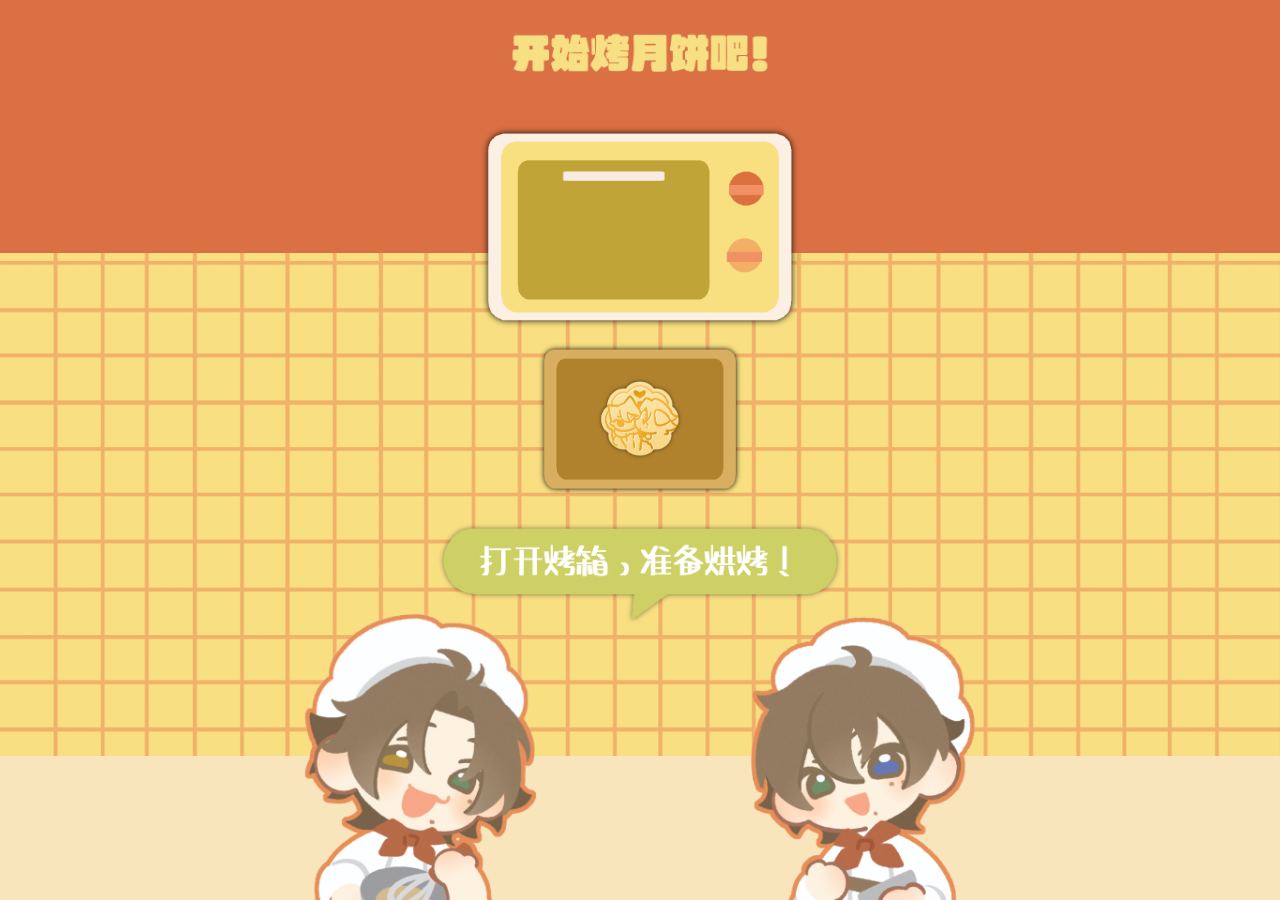
<file: oven.html>
<!doctype html>
<html lang="zh-CN"><head><meta charset="UTF-8"><meta name="viewport" content="width=device-width,initial-scale=1.0"><title>烤月饼｜二三郎的月饼工房</title><link rel="icon" type="image/png" href="assets/site-icon.png"><link rel="apple-touch-icon" href="assets/site-icon.png"><style>
*{box-sizing:border-box}html,body{margin:0;background:transparent;overflow:hidden;font-family:"Microsoft YaHei",sans-serif}.screen{height:100svh}.artboard{position:absolute;top:0;left:50%;width:1080px;height:1920px;transform:translateX(-50%) scale(var(--scale,.5));transform-origin:top center}.artboard img{position:absolute;display:block;pointer-events:none;user-select:none}.title{width:544px;top:72px;left:268px}.oven,.tray{position:absolute;padding:0;border:0;background:transparent;cursor:pointer}.oven{z-index:2;width:859px;top:155px;left:110px}.tray{z-index:2;width:551px;top:690px;left:265px}.oven img,.tray img{position:static;width:100%;height:auto}.clock{position:absolute;z-index:3;width:410px;height:410px;top:706px;left:335px;display:none}.clock.show{display:block}.clock img{position:absolute;inset:0;width:100%;height:100%;object-fit:contain}.clock .hand{animation:spin 1.15s linear infinite}.clock.stopped .hand{animation-play-state:paused}@keyframes spin{to{transform:rotate(360deg)}}@keyframes ingredient-pop{0%{transform:scale(1)}38%{transform:scale(1.24)}66%{transform:scale(.87)}84%{transform:scale(1.07)}100%{transform:scale(1)}}.oven.pop img,.tray.pop img{animation:ingredient-pop .34s cubic-bezier(.22,.8,.28,1)}.prompt,.next{position:absolute;z-index:4;display:grid;place-items:center;padding:0;border:0;background:transparent}.prompt{width:864px;height:227px;top:1110px;left:108px;pointer-events:none}.next{width:571px;height:230px;top:1110px;left:255px;cursor:pointer}.prompt img,.next img{position:static;width:auto;height:auto;max-width:100%;max-height:100%}.prompt[hidden],.next[hidden]{display:none}@keyframes pop{0%{transform:translateY(0)}45%{transform:translateY(-22px)}72%{transform:translateY(4px)}100%{transform:translateY(0)}}.prompt.pop img,.next.pop img{animation:pop .38s cubic-bezier(.22,.8,.28,1)}.next.double-pop img{animation:pop .26s cubic-bezier(.22,.8,.28,1) 2}.artboard .title,.artboard .oven,.artboard .tray,.artboard .clock,.artboard .prompt,.artboard .next{transition:opacity .52s ease-out,transform .52s ease-out}
.oven{width:687px;top:265px;left:196px}.tray{width:441px;top:730px;left:319.5px}.clock{width:328px;height:328px;top:767px;left:376px}.clock .hand{animation:spin 1.4s linear infinite}.clock.stopped .hand{animation-play-state:paused;transform:none}.artboard.leaving .title,.artboard.leaving .oven,.artboard.leaving .tray,.artboard.leaving .clock,.artboard.leaving .prompt,.artboard.leaving .next{opacity:0;pointer-events:none}
</style></head><body><main class="screen"><div class="artboard" id="artboard"><img class="title" src="assets/oven/bake-title.png" alt="烤月饼吧！"><button class="oven" id="oven" aria-label="烤箱"><img id="oven-image" src="assets/oven/oven-closed-off.png" alt="关着的烤箱"></button><button class="tray" id="tray" aria-label="放着生月饼的托盘"><img id="tray-image" src="assets/oven/tray-raw-01.png" alt="生月饼托盘"></button><div class="clock" id="clock"><img src="assets/oven/clock-face.png" alt="时钟"><img class="hand" src="assets/oven/clock-hand.png" alt=""></div><div class="prompt" id="prompt"><img id="prompt-image" src="assets/oven/bubble-bake-01.png" alt="点击烤箱，准备烤月饼！"></div><button class="next" id="next" hidden><img src="assets/oven/button-finished.png" alt="月饼做好啦！"></button></div></main><script>
const artboard=document.querySelector('#artboard'),oven=document.querySelector('#oven'),ovenImage=document.querySelector('#oven-image'),tray=document.querySelector('#tray'),trayImage=document.querySelector('#tray-image'),clock=document.querySelector('#clock'),prompt=document.querySelector('#prompt'),promptImage=document.querySelector('#prompt-image'),next=document.querySelector('#next');let stage=0,variant=1;function resize(){artboard.style.setProperty('--scale',Math.min(1,innerHeight/1920))}resize();addEventListener('resize',resize);function pop(el,cls='pop',time=450){el.classList.remove(cls);void el.offsetWidth;el.classList.add(cls);setTimeout(()=>el.classList.remove(cls),time)}function finishBake(){clock.classList.add('stopped');ovenImage.src='assets/oven/oven-closed-tray-off.png';pop(oven,'pop',340);setTimeout(()=>{prompt.hidden=true;next.hidden=false;pop(next,'double-pop',560);window.parent.postMessage({type:'characters-smile'},'*')},340)}oven.addEventListener('click',()=>{if(stage===0){stage=1;pop(oven,'pop',340);setTimeout(()=>{ovenImage.src='assets/oven/oven-open.png';promptImage.src='assets/oven/bubble-bake-02.png';pop(prompt)},340);return}if(stage===2){stage=3;pop(oven,'pop',340);setTimeout(()=>{ovenImage.src='assets/oven/oven-closed-tray-on.png';promptImage.src='assets/oven/bubble-bake-03.png';clock.classList.remove('stopped');clock.classList.add('show');setTimeout(finishBake,2800)},340)}});tray.addEventListener('click',()=>{if(stage!==1)return;stage=2;pop(tray,'pop',340);setTimeout(()=>{tray.hidden=true;ovenImage.src='assets/oven/oven-closed-tray-off.png';promptImage.src='assets/oven/bubble-bake-03.png';pop(prompt)},340)});next.addEventListener('click',()=>{if(next.dataset.clicked)return;next.dataset.clicked='1';pop(next,'pop',340);setTimeout(()=>window.parent.postMessage({type:'open-finish',variant},'*'),280)});addEventListener('message',event=>{if(event.data?.type==='enter-oven'){variant=event.data.variant||1;trayImage.src=`assets/oven/tray-raw-0${variant}.png`}if(event.data?.type==='fade-oven')artboard.classList.add('leaving')});
</script></body></html>
<link rel="stylesheet" href="step-backdrop.css"><script src="step-background.js"></script>
</file>
<file: mobile-interaction.css>
/* 触屏浏览器点击素材时不显示系统高亮或聚焦边框。 */
html,body{width:100%;height:100%;overflow:hidden;overscroll-behavior:none}
/* 后续步骤的格纹和人物位于父页面后景层；iframe 根节点必须透明，不能覆盖它。 */
html{background:transparent!important}
body{background:transparent!important}
.game-shell,.game-shell.enter-ingredients,.background,.ingredients-backdrop{background-color:#db7044!important}
.background,#stage-backdrop{background-color:#db7044!important}
button,[role="button"]{-webkit-tap-highlight-color:transparent;-webkit-appearance:none;appearance:none;outline:0}
button:focus,button:focus-visible,[role="button"]:focus,[role="button"]:focus-visible{outline:0!important;box-shadow:none!important}

/* 手机会把鼠标悬浮状态停留在最后一次点按的元素上；关闭互动素材的触屏悬浮位移。 */
@media (hover:none){
  .food:hover,.filling:hover,.oven:hover,.tray:hover,.polaroid:hover,.next:hover,.prompt:hover,.mixing-bowl:hover,.s-button:hover,.start-button:hover,.ingredient:hover,.ingredient-next:hover,.next-button:hover{transform:none!important}
  .food.used,.filling.used{transform:none!important}
}

/* 压模的位移优先级必须高于触屏浏览器保留的交互伪类。过渡必须预先存在，避免首次点击瞬移。 */
.mold{transition:top .5s cubic-bezier(.02,.98,.18,1),transform .5s cubic-bezier(.02,.98,.18,1)!important}
.mold.on-dough{transform:translateY(390px)!important}
.food.used{pointer-events:auto!important}
</file>
<file: style.css>
:root {
  color: #3e241b;
  font-family: "Microsoft YaHei", "PingFang SC", system-ui, sans-serif;
}

* { box-sizing: border-box; }

body { margin: 0; min-width: 320px; background: #db7044; overscroll-behavior: none; overflow: hidden; }

button { font: inherit; cursor: pointer; }

.game-shell {
  isolation: isolate; min-height: 100svh; overflow: hidden; position: relative;
  display: grid; place-items: center; padding: 32px 20px 170px;
  background: #db7044;
}

.moon { position: absolute; z-index: -1; width: min(31vw, 260px); aspect-ratio: 1; top: 7%; right: 13%; border-radius: 50%; background: #ffe8a8; box-shadow: 0 0 45px #ffe0a480; }
.stars i { position: absolute; z-index: -1; width: 7px; aspect-ratio: 1; border-radius: 50%; background: #ffe8a8; box-shadow: 0 0 10px #ffe8a8; }
.stars i:nth-child(1) { top: 15%; left: 15%; }.stars i:nth-child(2) { top: 31%; left: 27%; }.stars i:nth-child(3) { top: 9%; left: 55%; }.stars i:nth-child(4) { top: 25%; right: 8%; }.stars i:nth-child(5) { top: 42%; left: 7%; }
.cloud { position: absolute; z-index: -1; height: 38px; width: 140px; border-radius: 50px; background: #f6b49455; filter: blur(1px); }
.cloud::before, .cloud::after { content: ""; position: absolute; background: inherit; border-radius: 50%; }.cloud::before { width: 64px; height: 64px; bottom: 0; left: 25px; }.cloud::after { width: 44px; height: 44px; bottom: 4px; right: 18px; }.cloud-one { top: 37%; left: -30px; }.cloud-two { top: 14%; right: -55px; transform: scale(.65); }

.title-card, .cooking-screen { text-align: center; animation: float-in .7s ease-out both; }
.eyebrow { margin: 0 0 12px; color: #ffe7b0; font-weight: 700; letter-spacing: .16em; font-size: clamp(.75rem, 2vw, 1rem); }
h1, h2 { margin: 0; color: #fff0ce; text-shadow: 3px 4px 0 #6d3540, 0 0 16px #592c3d80; line-height: 1.06; }
h1 { font-size: clamp(3rem, 10vw, 6.5rem); letter-spacing: .07em; }
h2 { font-size: clamp(2rem, 7vw, 4rem); }
.subtitle { margin: 20px 0 28px; color: #ffeed1; font-size: clamp(1rem, 2.5vw, 1.3rem); font-weight: 700; }
.start-button, .back-button { border: 0; border-radius: 999px; padding: 14px 26px; color: #fff5db; background: #9e4e43; box-shadow: 0 5px 0 #64333b, 0 10px 20px #3c1a2840; font-weight: 800; transition: transform .15s, box-shadow .15s; }.start-button:hover, .back-button:hover { transform: translateY(-3px) scale(1.03); }.start-button:active, .back-button:active { transform: translateY(3px); box-shadow: 0 2px 0 #64333b; }
.cooking-screen { width: min(760px, 100%); align-self: start; padding-top: 5px; }.game-header { display: flex; align-items: center; justify-content: space-between; gap: 15px; text-align: left; }.game-header .eyebrow { margin-bottom: 4px; }.game-header h2 { font-size: clamp(1.5rem, 4vw, 2.2rem); }.game-header .back-button { min-width: 45px; padding: 10px 14px; font-size: 1.25rem; }.progress { flex: 0 0 auto; border: 2px solid #ffdf9d; border-radius: 99px; padding: 7px 11px; color: #fff1c7; font-weight: 800; }.instruction { margin: 26px 0 12px; color: #fff2d2; font-size: clamp(1rem, 3vw, 1.3rem); }.instruction strong { color: #ffe191; }.ingredient-tray { display: flex; justify-content: center; gap: clamp(10px, 4vw, 32px); margin: 12px 0 28px; }.ingredient { border: 0; width: clamp(68px, 15vw, 110px); aspect-ratio: 1; position: relative; border-radius: 22px; box-shadow: 0 5px 0 #6e3b3b, 0 10px 15px #3b1a2640; transition: transform .15s, opacity .2s; touch-action: none; }.ingredient:hover { transform: translateY(-5px) rotate(-3deg); }.ingredient:active, .ingredient.dragging { transform: scale(1.08); }.ingredient span { position: absolute; bottom: -29px; left: 50%; transform: translateX(-50%); white-space: nowrap; color: #fff3d0; font-weight: 800; }.ingredient.flour { background: #f6e6c8; border: 8px solid #d2a874; }.ingredient.sugar { background: repeating-linear-gradient(45deg, #f3d8d7 0 7px, #fff1ec 7px 14px); border: 8px solid #d57d7a; }.ingredient.oil { background: #f3c85d; border: 8px solid #bc773d; }.ingredient.used { opacity: .28; pointer-events: none; transform: scale(.85); }
.mixing-bowl { position: relative; border: 0; width: min(190px, 43vw); aspect-ratio: 1; border-radius: 50%; background: #f4d9b0; box-shadow: inset 0 0 0 12px #e6bb8a, inset 0 0 0 20px #fff0cf, 0 8px 0 #75403a, 0 15px 24px #3b1b2540; touch-action: none; }.mixing-bowl::before { content: ""; position: absolute; inset: 26px; border-radius: 50%; background: #7c4c3d; box-shadow: inset 0 9px 0 #ad7255, inset 0 -8px 0 #623a35; }.bowl-contents { position: absolute; z-index: 1; inset: 34px; border-radius: 50%; background: radial-gradient(circle at 40% 35%, #fae09d 0 16%, #e3bd78 17% 100%); opacity: 0; transition: opacity .2s; }.mixing-bowl.has-contents .bowl-contents { opacity: 1; }.bowl-label { position: absolute; z-index: 2; width: 100%; left: 0; top: 50%; transform: translateY(-50%); color: #fff1ce; text-shadow: 0 2px #70403a; font-weight: 800; }.mixing-bowl.has-contents .bowl-label { display: none; }.mixing-bowl.success { animation: bowl-pop .45s ease-out; }.feedback { min-height: 1.5em; margin: 20px 0; color: #fff1c5; font-weight: 800; }.feedback.error { color: #ffd1c0; } @keyframes bowl-pop { 50% { transform: scale(1.13) rotate(3deg); } }
.next-button { border: 0; border-radius: 999px; padding: 13px 23px; color: #fff5db; background: #b76142; box-shadow: 0 5px 0 #6d3538; font-weight: 800; animation: float-in .35s ease-out; }.next-button:hover { transform: translateY(-2px) scale(1.03); }
.knead-screen { width: min(760px, 100%); align-self: start; padding-top: 5px; text-align: center; animation: float-in .5s ease-out both; }.knead-board { position: relative; width: min(490px, 90vw); height: min(310px, 49vw); min-height: 235px; margin: 22px auto 18px; overflow: hidden; border: 15px solid #b86e48; border-radius: 30px; background: repeating-linear-gradient(90deg, #dc9a62 0 30px, #e9aa70 30px 59px); box-shadow: inset 0 0 0 4px #f4c68b, 0 9px 0 #754039; }.knead-board::after { content: ""; position: absolute; inset: 0; background: linear-gradient(135deg, transparent 48%, #a65e4530 49% 51%, transparent 52%); pointer-events: none; }.dough { position: absolute; z-index: 1; left: 50%; top: 50%; width: clamp(120px, 28vw, 170px); aspect-ratio: 1; transform: translate(-50%, -50%); border: 0; border-radius: 45% 55% 50% 50%; background: radial-gradient(circle at 32% 27%, #fff1bf 0 7%, transparent 8%), radial-gradient(circle at 48% 42%, #f7cc7b 0 35%, #e8a950 70%); box-shadow: inset -15px -16px #d58b3e, 0 10px 10px #82452d70; touch-action: none; cursor: grab; transition: border-radius .15s, transform .1s; }.dough:active, .dough.kneading { cursor: grabbing; border-radius: 55% 40% 48% 58%; }.dough-shine { position: absolute; left: 25%; top: 18%; width: 17%; height: 9%; border-radius: 99px; background: #fff5ce99; transform: rotate(-25deg); }.dough-face { position: absolute; left: 0; bottom: 21%; width: 100%; color: #8b512d; font-size: clamp(1.1rem, 4vw, 1.7rem); font-weight: 900; letter-spacing: -.18em; }.knead-lines { position: absolute; inset: 0; opacity: .17; }.knead-lines i { position: absolute; height: 3px; width: 120px; border-radius: 4px; background: #80472f; }.knead-lines i:nth-child(1) { top: 21%; left: 9%; transform: rotate(-15deg); }.knead-lines i:nth-child(2) { right: 8%; top: 34%; transform: rotate(18deg); }.knead-lines i:nth-child(3) { left: 17%; bottom: 17%; transform: rotate(7deg); }.meter { width: min(370px, 80vw); height: 20px; margin: 0 auto; overflow: hidden; border: 3px solid #ffe0a0; border-radius: 99px; background: #684040; }.meter span { display: block; width: 0; height: 100%; border-radius: inherit; background: linear-gradient(90deg, #f0a94f, #ffe27d); transition: width .14s; }

.kitchen { position: absolute; width: min(920px, 110vw); height: 220px; bottom: 0; z-index: -1; }
.window { position: absolute; left: 9%; bottom: 92px; width: 155px; height: 105px; border: 10px solid #633a38; background: #785167; border-radius: 80px 80px 0 0; overflow: hidden; }.window-cross { position: absolute; inset: 0; background: linear-gradient(90deg, transparent 47%, #633a38 47% 53%, transparent 53%), linear-gradient(transparent 47%, #633a38 47% 53%, transparent 53%); }
.shelf { position: absolute; right: 8%; bottom: 126px; width: 170px; height: 14px; border-radius: 5px; background: #70413a; }.jar { position: absolute; bottom: 12px; width: 35px; height: 54px; border: 5px solid #70413a; border-radius: 12px 12px 6px 6px; }.jar-pink { left: 12px; background: #e88d8e; }.jar-cream { left: 66px; background: #ffe0a4; }.jar-green { left: 120px; background: #9aac82; }
.counter { position: absolute; bottom: 0; width: 100%; height: 96px; background: #e5a56d; border-top: 14px solid #f4c88b; box-shadow: inset 0 10px #c67e56; }.bowl { position: absolute; left: 50%; bottom: 21px; transform: translateX(-50%); width: 145px; height: 74px; border-radius: 0 0 90px 90px; background: #f4d9b0; box-shadow: inset 0 -14px #e6bb8a; }.bowl span { display: block; margin: -9px auto; width: 130px; height: 24px; border-radius: 50%; background: #7c4c3d; box-shadow: inset 0 6px #ad7255; }.rolling-pin { position: absolute; left: 29%; bottom: 33px; width: 122px; height: 18px; border-radius: 999px; background: #a4583b; transform: rotate(-12deg); }.moon-cake { position: absolute; right: 25%; bottom: 28px; width: 55px; aspect-ratio: 1; border-radius: 50%; background: repeating-radial-gradient(circle, #d3813d 0 3px, #f1b661 4px 8px); border: 5px solid #b45d34; }

[hidden] { display: none; }
@keyframes float-in { from { opacity: 0; transform: translateY(18px); } to { opacity: 1; transform: translateY(0); } }
@media (max-width: 560px) { .game-shell { padding-bottom: 150px; }.moon { width: 150px; right: -25px; }.window { left: -25px; transform: scale(.75); transform-origin: bottom left; }.shelf { right: -34px; transform: scale(.75); }.rolling-pin { left: 5%; }.moon-cake { right: 8%; }.ingredient-tray { margin-top: 28px; }.game-header { gap: 8px; }.progress { font-size: .82rem; } }

/* 四方向揉面占位差分：正式插画可按这四个 class 替换背景图。 */
.dough.press-left { transform: translate(-55%, -50%) scaleX(1.16) scaleY(.9); border-radius: 63% 38% 52% 47%; box-shadow: inset -20px -12px #d58b3e, 8px 8px 10px #82452d70; }
.dough.press-right { transform: translate(-45%, -50%) scaleX(1.16) scaleY(.9); border-radius: 38% 63% 47% 52%; box-shadow: inset 4px -12px #d58b3e, -8px 8px 10px #82452d70; }
.dough.press-up { transform: translate(-50%, -55%) scaleX(.9) scaleY(1.16); border-radius: 57% 52% 40% 46%; box-shadow: inset -12px -20px #d58b3e, 0 12px 10px #82452d70; }
.dough.press-down { transform: translate(-50%, -45%) scaleX(.9) scaleY(1.16); border-radius: 42% 47% 62% 57%; box-shadow: inset -12px 1px #d58b3e, 0 -6px 10px #82452d70; }

.roll-screen { width: min(760px, 100%); align-self: start; padding-top: 5px; text-align: center; animation: float-in .5s ease-out both; }
.roll-board { position: relative; width: min(520px, 90vw); height: min(325px, 54vw); min-height: 245px; margin: 22px auto 18px; overflow: hidden; border: 15px solid #b86e48; border-radius: 30px; background: repeating-linear-gradient(90deg, #dc9a62 0 30px, #e9aa70 30px 59px); box-shadow: inset 0 0 0 4px #f4c68b, 0 9px 0 #754039; }
.flat-dough { position: absolute; left: 50%; top: 50%; width: 130px; aspect-ratio: 1; transform: translate(-50%, -50%); border-radius: 50%; background: radial-gradient(circle at 36% 30%, #fff4ca 0 9%, #f6ce80 10% 48%, #e7a64f 100%); box-shadow: inset -10px -12px #d68b42, 0 8px 9px #81432d66; transition: width .12s, height .12s, border-radius .12s, transform .12s; touch-action: none; cursor: grab; }.flat-dough:active { cursor: grabbing; }
.flat-dough.spread-top-left { transform: translate(-53%, -53%) scale(1.06); border-radius: 56% 47% 52% 48%; }.flat-dough.spread-top-right { transform: translate(-47%, -53%) scale(1.06); border-radius: 47% 56% 48% 52%; }.flat-dough.spread-bottom-left { transform: translate(-53%, -47%) scale(1.06); border-radius: 52% 48% 56% 47%; }.flat-dough.spread-bottom-right { transform: translate(-47%, -47%) scale(1.06); border-radius: 48% 52% 47% 56%; }
.fill-screen { width: min(760px, 100%); align-self: start; padding-top: 5px; text-align: center; animation: float-in .5s ease-out both; }.fill-board { position: relative; width: min(490px, 88vw); height: 275px; margin: 30px auto 22px; border: 15px solid #b86e48; border-radius: 30px; background: repeating-linear-gradient(90deg, #dc9a62 0 30px, #e9aa70 30px 59px); box-shadow: inset 0 0 0 4px #f4c68b, 0 9px 0 #754039; }.pastry-skin { position: absolute; left: 50%; top: 50%; width: 205px; aspect-ratio: 1; transform: translate(-50%, -50%); border-radius: 50%; background: radial-gradient(circle at 35% 28%, #fff6cf 0 8%, #f7d184 9% 60%, #e3a24f 100%); box-shadow: inset -12px -14px #d4873e, 0 8px 10px #75402d80; }.lotus-paste { position: absolute; inset: 40px; border-radius: 50%; background: radial-gradient(circle at 35% 25%, #bc7654, #7b493b); }.yolk { position: absolute; top: 50%; width: 48px; aspect-ratio: 1; border-radius: 50%; background: radial-gradient(circle at 35% 28%, #ffe884, #ed9d25 72%); box-shadow: inset -5px -6px #d87820; }.yolk-one { left: 29%; transform: translateY(-50%); }.yolk-two { right: 29%; transform: translateY(-50%); }.fill-tray { display: flex; justify-content: center; align-items: center; gap: 28px; margin-top: 24px; }.filling { border: 0; width: 94px; aspect-ratio: 1; position: relative; border-radius: 21px; color: #fff0ce; font-weight: 800; box-shadow: 0 5px 0 #6e3b3b, 0 10px 15px #3b1a2640; }.filling span { position: absolute; left: 50%; bottom: -27px; transform: translateX(-50%); white-space: nowrap; }.filling i { position: absolute; left: 50%; top: 45%; transform: translate(-50%, -50%); }.lotus-button { background: #9d6250; }.lotus-button i { width: 48px; aspect-ratio: 1; border-radius: 50%; background: radial-gradient(circle at 35% 25%, #bd7b5c, #704036); }.yolk-container { position: relative; width: 132px; height: 92px; border-radius: 0 0 66px 66px; background: #f0d49e; box-shadow: inset 0 -12px #d9b26f, 0 5px 0 #704039; }.yolk-container::before { content: ""; position: absolute; inset: -8px 7px auto; height: 28px; border-radius: 50%; background: #835142; }.yolk-container > span { position: absolute; left: 50%; bottom: -31px; transform: translateX(-50%); white-space: nowrap; color: #fff0ce; font-weight: 800; }.yolk-button { position: absolute; z-index: 1; top: 5px; width: 51px; aspect-ratio: 1; padding: 0; border-radius: 50%; background: radial-gradient(circle at 35% 25%, #fff08c, #ec9a25 72%); box-shadow: inset -4px -5px #d87820, 0 2px #a7612a; }.yolk-button:first-of-type { left: 14px; }.yolk-button:nth-of-type(2) { right: 14px; }.filling.used { opacity: .3; pointer-events: none; }
.yolk-container { width: 112px; height: 112px; border-radius: 50%; box-shadow: inset 0 0 0 9px #d9b26f, inset 0 0 0 15px #fff0c5, 0 5px 0 #704039; }.yolk-container::before { inset: 19px; height: auto; border-radius: 50%; box-shadow: inset 0 7px #a36b54; }.yolk-button { top: 31px; width: 42px; }.yolk-button:first-of-type { left: 15px; }.yolk-button:nth-of-type(2) { right: 15px; }
.wrap-screen, .mold-screen { width: min(720px, 100%); align-self: start; padding-top: 5px; text-align: center; animation: float-in .5s ease-out both; }.wrapping-dough { margin: 28px auto 12px; width: min(230px, 55vw); aspect-ratio: 1; border: 0; border-radius: 50%; background: radial-gradient(circle at 35% 28%, #fff4ca 0 8%, #f4ca7a 9% 58%, #df9945 100%); box-shadow: inset -15px -18px #cb7c38, 0 10px 13px #743a2d77; transition: transform .13s, border-radius .13s; }.wrapping-dough:active { transform: scale(.9); border-radius: 43% 57% 48% 52%; }.wrapping-dough span { display:block; margin:auto; width:45%; aspect-ratio:1; border-radius:50%; background:#85503f; opacity:.7; }.mold { margin: 36px auto 12px; display:block; width:min(245px,58vw); aspect-ratio:1; border:15px solid #8a4a38; border-radius:28px; background:linear-gradient(135deg,#ca8a62,#9b513d); box-shadow:0 9px 0 #653437, inset 0 0 0 7px #edb17b; color:#fff0c9; font-size:clamp(3.4rem,12vw,5rem); font-weight:900; text-shadow:0 3px #713b38; transition:transform .14s, box-shadow .14s; }.mold:active { transform:translateY(9px); box-shadow:0 1px 0 #653437, inset 0 0 0 7px #edb17b; }
.wrapping-dough.is-wrapping { border-radius: 58% 42% 52% 48%; }.mold::before { content:""; display:block; width:55%; height:55%; margin:auto; border:7px solid #efbd86; border-radius:10px; opacity:.6; }.pressed-mooncake { width:155px; aspect-ratio:1; margin:10px auto; border-radius:50%; background:#d88437; box-shadow:inset -11px -13px #ae5b31, 0 7px 9px #62352666; color:#7c3b2e; font-size:4.4rem; font-weight:900; line-height:155px; animation:float-in .35s ease-out; }.pressed-mooncake.pattern-flower::before { content:"✿"; }.pressed-mooncake.pattern-rabbit::before { content:"兔"; }.pressed-mooncake.pattern-moon::before { content:"月"; }
.wrapping-dough.wrap-tl { border-radius:75% 42% 52% 42%; transform:translate(8px,8px); }.wrapping-dough.wrap-tr { border-radius:42% 75% 42% 52%; transform:translate(-8px,8px); }.wrapping-dough.wrap-bl { border-radius:52% 42% 75% 42%; transform:translate(8px,-8px); }.wrapping-dough.wrap-br { border-radius:42% 52% 42% 75%; transform:translate(-8px,-8px); }.filling.dragging { transform:scale(1.08); }.mold-area { position:relative; width:min(440px,85vw); height:290px; margin:18px auto; border:15px solid #b86e48; border-radius:28px; background:#de9b63; }.mold-dough { position:absolute; left:50%; bottom:28px; width:160px; aspect-ratio:1; transform:translateX(-50%); border-radius:50%; background:#e7a44e; box-shadow:inset -12px -12px #c87836; }.mold { position:absolute; top:18px; left:50%; margin:0; transform:translateX(-50%); touch-action:none; }.mold.placed { top:72px; }.mold:active { transform:translateX(-50%) translateY(9px); }
.mold-area { display:none; }.mold-board { position:relative; width:min(440px,85vw); height:230px; margin:16px auto; border:15px solid #b86e48; border-radius:28px; background:#de9b63; box-shadow:inset 0 0 0 4px #f4c68b,0 8px 0 #754039; }.mold-board .mold-dough { top:50%; bottom:auto; transform:translate(-50%,-50%); }.mold-screen .mold { position:relative; top:auto; left:auto; margin:18px auto 0; transform:none; touch-action:auto; }.mold-screen .mold.placed { position:absolute; z-index:2; top:238px; left:50%; transform:translateX(-50%); }.mold-screen .mold:active { transform:translateY(9px); }.mold-screen .mold.placed:active { transform:translateX(-50%) translateY(9px); }.mold-dough.pattern-flower::before,.mold-dough.pattern-rabbit::before,.mold-dough.pattern-moon::before { display:block; text-align:center; line-height:160px; color:#7c3b2e; font-size:4rem; font-weight:900; }.mold-dough.pattern-flower::before { content:"✿"; }.mold-dough.pattern-rabbit::before { content:"兔"; }.mold-dough.pattern-moon::before { content:"月"; }
.mold-screen .mold { width:min(150px,42vw); }.mold-board .mold-dough { width:125px; }.mold-dough.pattern-flower::before,.mold-dough.pattern-rabbit::before,.mold-dough.pattern-moon::before { line-height:125px; font-size:3.2rem; }.square-tray { width:260px; }
.mold-board .mold-dough { background:#f1c56f; box-shadow:inset -12px -12px #d69b4f; }

/* 开始页：背景延展，装饰和人物保持比例。 */
#start-screen { position:absolute; inset:0; z-index:2; overflow:hidden; text-align:center; animation:none; }
#start-screen .start-backdrop { position:absolute; inset:0; z-index:-3; background:url("assets/start/start-bg-sky.jpg") center top / cover no-repeat; }
#start-screen .start-backdrop::before { content:""; position:absolute; left:0; right:0; bottom:0; height:16%; background:#F7E0B4; }
#start-screen .start-backdrop::after { content:""; position:absolute; left:0; right:0; bottom:16%; height:32%; background-image:url("assets/start/start-bg-table.jpg"); background-position:center bottom; background-size:auto 100%; background-repeat:repeat-x; }
.start-moon,.start-star,.start-cloud,.start-character { position:absolute; pointer-events:none; user-select:none; }
.start-moon { width:32vw; max-width:345px; top:12%; right:6%; }.start-star-large { width:10vw; max-width:106px; top:5%; left:16%; }.start-star-small-one { width:3vw; max-width:31px; top:8%; right:7%; }.start-star-small-two { width:2.4vw; max-width:27px; top:43%; left:8%; }
.start-cloud-left { width:58vw; max-width:625px; top:25%; left:-12%; }.start-cloud-right { width:49vw; max-width:534px; top:38%; right:-12%; }
.start-character { bottom:-1%; width:53vw; max-width:578px; z-index:-1; }.start-character-left { left:-3%; }.start-character-right { right:-3%; max-width:521px; width:48vw; }
.start-center { position:absolute; z-index:1; left:50%; top:25%; width:min(82vw,871px); transform:translateX(-50%); display:flex; flex-direction:column; align-items:center; gap:clamp(18px,3vw,32px); }.start-title-art { display:block; width:100%; height:auto; }.start-subtitle-art { display:block; width:min(68%,590px); height:auto; }.start-button { border:0; outline:0; padding:0; background:transparent; box-shadow:none; width:min(43%,456px); border-radius:0; -webkit-tap-highlight-color:transparent; }.start-button:focus,.start-button:focus-visible { outline:0; }.start-button img { display:block; width:100%; height:auto; transition:transform .14s; }.start-button:hover img { transform:translateY(-4px) scale(1.03); }.start-button:active img { transform:translateY(4px) scale(.97); } @keyframes start-button-bounce { 0% { transform:scale(1); } 28% { transform:scale(.8); } 58% { transform:scale(1.22); } 80% { transform:scale(.93); } 100% { transform:scale(1); } } .start-button.clicked img { animation:start-button-bounce .32s cubic-bezier(.22,.8,.28,1) both; }
.game-shell.enter-ingredients { background:#e17243 !important; }.game-shell.enter-ingredients > * { visibility:hidden; }
#ingredients-frame,#knead-frame,#filling-frame,#mold-frame,#oven-frame,#finish-frame { position:fixed; z-index:9999; inset:0; display:block; width:100vw; height:100svh; border:0; opacity:0; transform:translateY(24px); pointer-events:none; background:#e17243; transition:opacity 1.3s cubic-bezier(.16,.88,.24,1), transform 1.3s cubic-bezier(.16,.88,.24,1); } #ingredients-frame.is-open,#knead-frame.is-open,#filling-frame.is-open,#mold-frame.is-open,#oven-frame.is-open,#finish-frame.is-open { opacity:1; transform:translateY(0); pointer-events:auto; }
#stage-backdrop{position:fixed;z-index:9998;inset:0;display:none;overflow:hidden;background:#db7044 url("assets/start/start-bg-sky.jpg") center top/cover no-repeat}#stage-backdrop.is-open{display:block}#stage-backdrop::before{content:"";position:absolute;top:28.1%;right:0;bottom:16%;left:0;background:url("assets/ingredients/ingredients-tile.png") center top/auto 100% repeat-x}#stage-backdrop::after{content:"";position:absolute;right:0;bottom:0;left:0;height:16%;background:#f7e0b4 url("assets/ingredients/ingredients-bottom.png") center bottom/auto 100% repeat-x}.stage-artboard{position:absolute;z-index:1;top:0;left:50%;width:1080px;height:1920px;transform:translateX(-50%) scale(var(--stage-scale,.5));transform-origin:top center}.stage-character{position:absolute;bottom:0;display:block;pointer-events:none;transform-origin:left bottom}.stage-character-left{width:496px;left:var(--stage-character-left,32px);transform:scale(var(--stage-character-scale,1))}.stage-character-right{z-index:2;width:481px;left:var(--stage-character-right,587px);transform:scale(var(--stage-character-scale,1))}
#knead-frame,#filling-frame,#mold-frame,#oven-frame,#finish-frame { background:transparent; }
#start-screen { transition:opacity 1.6s cubic-bezier(.16,.88,.24,1), filter 1.6s cubic-bezier(.16,.88,.24,1); } .game-shell.start-leaving #start-screen { opacity:0; filter:blur(14px); }
#ingredients-frame { transform:none; filter:blur(14px); transition:opacity 1.6s cubic-bezier(.16,.88,.24,1), filter 1.6s cubic-bezier(.16,.88,.24,1); } #ingredients-frame.is-open { transform:none; filter:blur(0); }
#start-screen{transition:opacity 1.42s cubic-bezier(.16,.88,.24,1),filter 1.42s cubic-bezier(.16,.88,.24,1)}#ingredients-frame{transition:opacity 1.42s cubic-bezier(.16,.88,.24,1),filter 1.42s cubic-bezier(.16,.88,.24,1)}
#oven-frame.leaving{opacity:0;transform:none;filter:blur(14px);transition:opacity 1.42s cubic-bezier(.16,.88,.24,1),filter 1.42s cubic-bezier(.16,.88,.24,1)}#finish-frame{transform:none;filter:blur(14px);transition:opacity 1.42s cubic-bezier(.16,.88,.24,1),filter 1.42s cubic-bezier(.16,.88,.24,1)}#finish-frame.is-open{transform:none;filter:blur(0)}
.start-artboard .start-button,.start-artboard .start-button:focus,.start-artboard .start-button:focus-visible,.start-artboard .start-button:active { appearance:none !important; -webkit-appearance:none !important; border:0 !important; outline:0 !important; box-shadow:none !important; }
@media (max-width:560px) { #start-screen .start-backdrop::after { height:32%; }.start-center { top:23%; width:84vw; gap:16px; }.start-moon { top:12%; right:-2%; width:37vw; }.start-cloud-left { top:27%; left:-20%; width:63vw; }.start-cloud-right { top:39%; right:-22%; width:58vw; }.start-character { width:62vw; bottom:-1%; }.start-character-left { left:-13%; }.start-character-right { right:-12%; width:58vw; }.start-button { width:53%; } }

/* 横向大屏：物件尺寸固定，仅随两侧边缘移动。 */
@media (min-width: 561px) {
  /* 所有前景元素以 1080px 宽的设计画布为参照，网页变宽只平移这套构图。 */
  .start-moon { width:345px; top:12%; left:calc(50% + 170px); right:auto; }
  .start-star-large { width:106px; left:calc(50% - 370px); }
  .start-star-small-one { width:31px; left:calc(50% + 470px); right:auto; }
  .start-star-small-two { width:27px; left:calc(50% - 455px); }
  .start-cloud-left { width:625px; left:calc(50% - 540px); }
  .start-cloud-right { width:534px; left:calc(50% + 210px); right:auto; }
  .start-character-left { width:578px; left:calc(50% - 540px); }
  .start-character-right { width:521px; left:calc(50% + 10px); right:auto; }
  .start-center { width:871px; max-width:none; }
  .start-button { width:456px; max-width:none; }
}

/* 固定 1080×1920 的开始页设计画布；缩放值由脚本只按屏幕高度设置。 */
.start-artboard { position:absolute; left:50%; top:0; width:1080px; height:1920px; transform:translateX(-50%) scale(var(--start-scale, .5)); transform-origin:top center; }
.start-artboard .start-moon { width:345px !important; top:232px !important; left:calc(710px + var(--start-side-shift, 0px)) !important; right:auto !important; }.start-artboard .start-star-large { width:106px !important; top:84px !important; left:calc(170px - var(--start-side-shift, 0px)) !important; }.start-artboard .start-star-small-one { width:31px !important; top:112px !important; left:calc(988px + var(--start-side-shift, 0px)) !important; right:auto !important; }.start-artboard .start-star-small-two { width:27px !important; top:856px !important; left:calc(98px - var(--start-side-shift, 0px)) !important; }
.start-artboard .start-cloud-left { width:625px !important; top:458px !important; left:calc(-16px - var(--start-side-shift, 0px)) !important; }.start-artboard .start-cloud-right { width:534px !important; top:688px !important; left:calc(734px + var(--start-side-shift, 0px)) !important; right:auto !important; }.start-artboard .start-character-left { width:542px !important; left:calc(-19px - var(--start-side-shift, 0px) + var(--start-character-half-overlap, 0px)) !important; bottom:0 !important; z-index:-1 !important; }.start-artboard .start-character-right { width:579px !important; left:calc(538px + var(--start-side-shift, 0px) - var(--start-character-half-overlap, 0px)) !important; right:auto !important; bottom:0 !important; z-index:0 !important; }
.start-artboard .start-center { top:366px !important; width:871px !important; max-width:none !important; gap:28px !important; }.start-artboard .start-title-art { width:871px !important; }.start-artboard .start-subtitle-art { width:590px !important; }.start-artboard .start-button { width:456px !important; max-width:none !important; margin-top:100px !important; }
.mold-screen .mold.placed { position:relative; top:auto; left:auto; z-index:2; }.mold-screen .mold.placed:active { transform:translateY(9px); }.mixing-bowl.bowl-stage-1 .bowl-contents { background: radial-gradient(circle, #f7edcf 0 38%, #d9b673 39% 100%); }.mixing-bowl.bowl-stage-2 .bowl-contents { background: radial-gradient(circle at 35% 30%, #fff3da 0 24%, #eccf9b 25% 55%, #d8b176 56% 100%); }.mixing-bowl.bowl-stage-3 .bowl-contents { background: radial-gradient(circle at 40% 35%, #f6df9b 0 16%, #d7984e 17% 58%, #b9743c 59% 100%); }
.bake-screen { width:min(720px,100%); align-self:start; padding-top:5px; text-align:center; animation:float-in .5s ease-out both; }.bake-mooncake { width:120px; aspect-ratio:1; margin:25px auto 10px; display:block; border:0; border-radius:50%; background:#d88437; box-shadow:inset -9px -11px #ad5c31,0 6px 8px #63352677; }.oven { position:relative; display:block; width:min(310px,75vw); height:185px; margin:8px auto; border:14px solid #8d4b3e; border-radius:20px; background:#c86a4d; box-shadow:0 8px #6d3738; color:#fff1d0; font-weight:800; font-size:1.1rem; }.oven-window { display:block; width:70%; height:93px; margin:12px auto 7px; border:8px solid #663c39; border-radius:12px; background:#372a30; }.bake-screen.baking .oven-window { background:radial-gradient(circle,#ffd86b,#e26d36 65%,#5b3033); box-shadow:0 0 20px #ffbd5699; }.bake-screen .bake-mooncake.in-oven { display:none; }.bake-screen .oven.baked { animation:bowl-pop .45s ease-out; }
.bake-mooncake { background:#f1c56f; box-shadow:inset -9px -11px #d69b4f,0 6px 8px #63352677; }.bake-screen.finished .oven,.bake-screen.finished .bake-mooncake { display:none; }.plate { width:220px; aspect-ratio:1; height:auto; margin:42px auto 20px; border-radius:50%; background:radial-gradient(circle at 40% 35%,#fff8e5,#e6c99c 72%,#c99b70); box-shadow:inset 0 0 0 11px #f7e7c1,inset 0 -12px #d7b07d,0 7px 0 #9b624b; display:grid; place-items:center; }.finished-mooncake { width:125px; aspect-ratio:1; border-radius:50%; background:#c97937; box-shadow:inset -10px -12px #9f542e; color:#70372c; font-size:3.7rem; font-weight:900; line-height:125px; }.finished-mooncake.pattern-flower::before{content:"✿"}.finished-mooncake.pattern-rabbit::before{content:"兔"}.finished-mooncake.pattern-moon::before{content:"月"}
.bake-mooncake { color:#8b592d; font-size:3.4rem; font-weight:900; line-height:120px; }.bake-mooncake.pattern-flower::before{content:"✿"}.bake-mooncake.pattern-rabbit::before{content:"兔"}.bake-mooncake.pattern-moon::before{content:"月"}
.square-tray { width:265px; height:145px; margin:34px auto 38px; display:grid; place-items:center; border:12px solid #a66b50; border-radius:16px; background:linear-gradient(135deg,#e0b17b,#bd7b57); box-shadow:inset 0 0 0 6px #f1cb96,0 7px 0 #754039; }.square-tray[hidden] { display:none; }.square-tray .bake-mooncake { width:92px; margin:0; font-size:2.7rem; line-height:92px; }.baked-tray .finished-mooncake { width:90px; line-height:90px; font-size:2.7rem; }.bake-screen.oven-open .oven-window { background:linear-gradient(#2a2025 0 35%,#ffbd5b 36% 100%); }.bake-screen.oven-open .oven { transform:translateY(-4px); }.bake-screen.baking #raw-tray,.bake-screen.oven-open #raw-tray { display:none; }.bake-screen.oven-open .baked-tray { margin:34px auto 30px; }.bake-screen.oven-open #finish-button { margin-top:12px; }.bake-screen.finished .baked-tray,.bake-screen.finished #finish-button { display:none; }
.bake-screen.finished #raw-tray { display:none; }.bake-screen.finished .finished-mooncake { width:108px; line-height:108px; font-size:3.2rem; }.bake-clock::after { display:none; }
.lotus-container { position:relative; width:112px; aspect-ratio:1; border-radius:50%; background:#f0d49e; box-shadow:inset 0 0 0 9px #d9b26f, inset 0 0 0 15px #fff0c5,0 5px 0 #704039; }.lotus-container::before { content:""; position:absolute; inset:19px; border-radius:50%; background:#835142; box-shadow:inset 0 7px #a36b54; }.lotus-container > span { position:absolute; left:50%; bottom:-31px; transform:translateX(-50%); white-space:nowrap; color:#fff0ce; font-weight:800; }.lotus-container .lotus-button { position:absolute; z-index:1; top:29px; left:29px; width:54px; padding:0; border-radius:50%; background:radial-gradient(circle at 35% 25%,#bd7b5c,#704036); box-shadow:inset -4px -5px #5c352f,0 2px #704039; }.lotus-container .lotus-button i { display:none; }.bake-screen.finished .game-header h2 { visibility:hidden; }.oven-tray { width:170px; height:30px; margin:-3px auto 6px; border-radius:0 0 16px 16px; background:#916050; box-shadow:inset 0 -8px #68423d,0 4px #603838; }.bake-screen.finished .oven-tray { display:none; }
.oven-tray { width:150px; height:150px; margin:-12px auto 8px; border-radius:50%; background:radial-gradient(circle,#f2d9a6 0 58%,#bf8a61 59% 100%); box-shadow:inset 0 0 0 9px #f8e6bd,inset 0 -10px #a16c52,0 5px #603838; }.bake-screen.baking .oven-tray { display:none; }.bake-clock { position:absolute; right:8%; top:31%; width:72px; aspect-ratio:1; border:7px solid #ffe1a1; border-radius:50%; background:#fff5d8; box-shadow:0 4px #a45c47; }.bake-clock::before,.bake-clock::after { content:""; position:absolute; left:50%; top:50%; width:4px; border-radius:4px; background:#914f3e; transform-origin:bottom center; }.bake-clock::before { height:23px; transform:translate(-50%,-100%) rotate(0); }.bake-clock::after { height:17px; transform:translate(-50%,-100%) rotate(120deg); }.bake-clock.running { animation:clock-spin 1.8s linear; }.bake-clock.running::before,.bake-clock.running::after { animation:hand-spin 1.8s linear; } @keyframes clock-spin { to { transform:rotate(360deg); } } @keyframes hand-spin { to { transform:translate(-50%,-100%) rotate(360deg); } }.plate { width:260px; }
.plate[hidden] { display:none; }

/* 准备食材：按 1080 × 1920 设计画布显示，横向改变时只移动两侧物件。 */
.ingredient-art-screen { position:absolute; inset:0; z-index:1; width:auto; height:auto; padding:0; overflow:hidden; text-align:center; }
.ingredients-backdrop { position:absolute; inset:0; background:#e17243 url("assets/ingredients/ingredients-wall.png") center top / cover no-repeat; }
.ingredients-backdrop::before { content:""; position:absolute; left:0; right:0; top:28.1%; bottom:16%; background-image:url("assets/ingredients/ingredients-tile.png"); background-repeat:repeat-x; background-position:center top; background-size:auto 100%; }
.ingredients-backdrop::after { content:""; position:absolute; left:0; right:0; bottom:0; height:16%; background:#f7e0b4 url("assets/ingredients/ingredients-bottom.png") center bottom / auto 100% repeat-x; }
.ingredients-artboard { position:absolute; top:0; left:50%; width:1080px; height:1920px; transform:translateX(-50%) scale(var(--ingredients-scale, .5)); transform-origin:top center; }
.ingredients-artboard img { position:absolute; display:block; user-select:none; pointer-events:none; }
.ingredients-title { width:494px; height:auto; top:82px; left:293px; }
.ingredient-art-screen .ingredient { position:absolute; z-index:1; display:block; margin:0; padding:0; border:0; border-radius:0; box-shadow:none; background:transparent; touch-action:none; transition:transform .16s ease, opacity .2s ease; }
.ingredient-art-screen .ingredient img { position:static; width:100%; height:auto; }
.ingredient-art-screen .ingredient:hover { transform:translateY(-8px) rotate(-2deg); }.ingredient-art-screen .ingredient:active,.ingredient-art-screen .ingredient.dragging { transform:scale(1.06); }
.ingredient-art-screen .ingredient-flour { width:272px; top:250px; left:calc(112px - var(--ingredients-side-shift, 0px)); }.ingredient-art-screen .ingredient-sugar { width:229px; top:246px; left:426px; }.ingredient-art-screen .ingredient-oil { width:290px; top:247px; left:calc(738px + var(--ingredients-side-shift, 0px)); }
.ingredient-art-screen .ingredient.used { opacity:1; pointer-events:none; }
.ingredient-prop { z-index:1; }.ingredient-whisk { width:254px; top:838px; left:calc(0px - var(--ingredients-side-shift, 0px)); }.ingredient-spatula { width:312px; top:672px; left:calc(848px + var(--ingredients-side-shift, 0px)); }
.ingredient-art-screen .mixing-bowl { position:absolute; z-index:2; display:block; width:481px; height:472px; padding:0; border:0; border-radius:0; background:transparent; box-shadow:none; top:642px; left:300px; touch-action:none; }.ingredient-art-screen .mixing-bowl::before { display:none; }.ingredient-art-screen .mixing-bowl img { position:static; width:100%; height:100%; }
.ingredient-prompt,.ingredient-next { position:absolute; z-index:3; display:grid; place-items:center; padding:0; border:0; background:transparent; color:#fff; font:800 64px/1 sans-serif; letter-spacing:-.06em; cursor:pointer; }
.ingredient-prompt { width:549px; height:222px; top:1136px; left:266px; background:url("assets/ingredients/ui-bubble-green.png") center / 100% 100% no-repeat; }.ingredient-prompt span { display:block; transform:translateY(-7px); }.ingredient-prompt.speaker-right { transform:scaleX(-1); }.ingredient-prompt.speaker-right span { transform:scaleX(-1) translateY(-7px); }
.ingredient-next { width:557px; height:179px; top:1138px; left:262px; background:url("assets/ingredients/ui-button-orange.png") center / 100% 100% no-repeat; font-size:62px; letter-spacing:-.08em; }.ingredient-next:hover { transform:translateY(-5px); }.ingredient-next:active { transform:translateY(4px); }
.ingredient-art-screen .feedback { display:none; }
.ingredient-character { z-index:1; bottom:0; }.ingredient-character-left { width:542px; left:calc(-19px - var(--ingredients-side-shift, 0px) + var(--ingredients-character-half-overlap, 0px)); }.ingredient-character-right { width:579px; left:calc(538px + var(--ingredients-side-shift, 0px) - var(--ingredients-character-half-overlap, 0px)); z-index:2; }
.game-shell.is-ingredients #cooking-screen ~ .kitchen { display:none; }

/* 开始页与食材页只由一个状态类切换，避免旧规则互相覆盖。 */
.game-shell #cooking-screen { display:none !important; }
.game-shell.is-ingredients #start-screen { display:none !important; }
.game-shell.is-ingredients #cooking-screen { display:block !important; position:absolute !important; inset:0 !important; z-index:3 !important; opacity:1 !important; visibility:visible !important; animation:none !important; }

/* 窄屏人物：两张素材作为一组同步缩小，不产生重叠。 */
.start-artboard .start-character-left { left:var(--start-character-left,-19px) !important; transform:scale(var(--start-character-scale,1)) !important; transform-origin:left bottom !important; }
.start-artboard .start-character-right { left:var(--start-character-right,538px) !important; transform:scale(var(--start-character-scale,1)) !important; transform-origin:left bottom !important; }
.ingredients-artboard .ingredient-character-left { left:var(--ingredients-character-left,-19px); transform:scale(var(--ingredients-character-scale,1)); transform-origin:left bottom; }
.ingredients-artboard .ingredient-character-right { left:var(--ingredients-character-right,538px); transform:scale(var(--ingredients-character-scale,1)); transform-origin:left bottom; }

/* 后续步骤的持续墙面直接采用开始页的纯红色，不再引用色值略有差异的旧墙面图片。 */
#stage-backdrop{background:#db7044 url("assets/start/start-bg-sky.jpg") center top/cover no-repeat!important}
#filling-frame,#mold-frame,#oven-frame{transform:none;filter:none;transition:none}
#filling-frame.is-open,#mold-frame.is-open,#oven-frame.is-open{transform:none;filter:none}
</file>
<file: step-backdrop.css>
/* 与 ingredients.html 的 .background 和 .character 使用同一组数值。 */
body.step-with-background { margin:0; min-width:320px; overflow:hidden; background:#db7044; }
body.step-with-background .screen { position:relative; height:100svh; overflow:hidden; }
body.step-with-background .background { position:absolute; inset:0; background:#db7044 url("assets/start/start-bg-sky.jpg") center top / cover no-repeat; }
body.step-with-background .background::before { content:""; position:absolute; top:28.1%; right:0; bottom:16%; left:0; background:url("assets/ingredients/ingredients-tile.png") center top / auto 100% repeat-x; }
body.step-with-background .background::after { content:""; position:absolute; right:0; bottom:0; left:0; height:16%; background:#f7e0b4 url("assets/ingredients/ingredients-bottom.png") center bottom / auto 100% repeat-x; }
body.step-with-background .step-character-layer { position:absolute; z-index:1; top:0; left:50%; width:1080px; height:1920px; transform:translateX(-50%) scale(var(--scale,.5)); transform-origin:top center; pointer-events:none; }
body.step-with-background .step-character { position:absolute; bottom:0; z-index:1; display:block; pointer-events:none; user-select:none; transform-origin:left bottom; }
body.step-with-background .step-character-left { width:496px; left:var(--character-left,32px); transform:scale(var(--character-scale,1)); }
body.step-with-background .step-character-right { width:481px; left:var(--character-right,587px); z-index:2; transform:scale(var(--character-scale,1)); }
/* iframe 打开时背景立即显示；仅步骤前景执行与揉面页一致的柔焦淡入。 */
body.step-with-background #artboard { z-index:2; opacity:0; filter:blur(14px); transition:opacity 1.42s cubic-bezier(.16,.88,.24,1),filter 1.42s cubic-bezier(.16,.88,.24,1); }
body.step-with-background #artboard.step-entered { opacity:1; filter:blur(0); }
</file>
